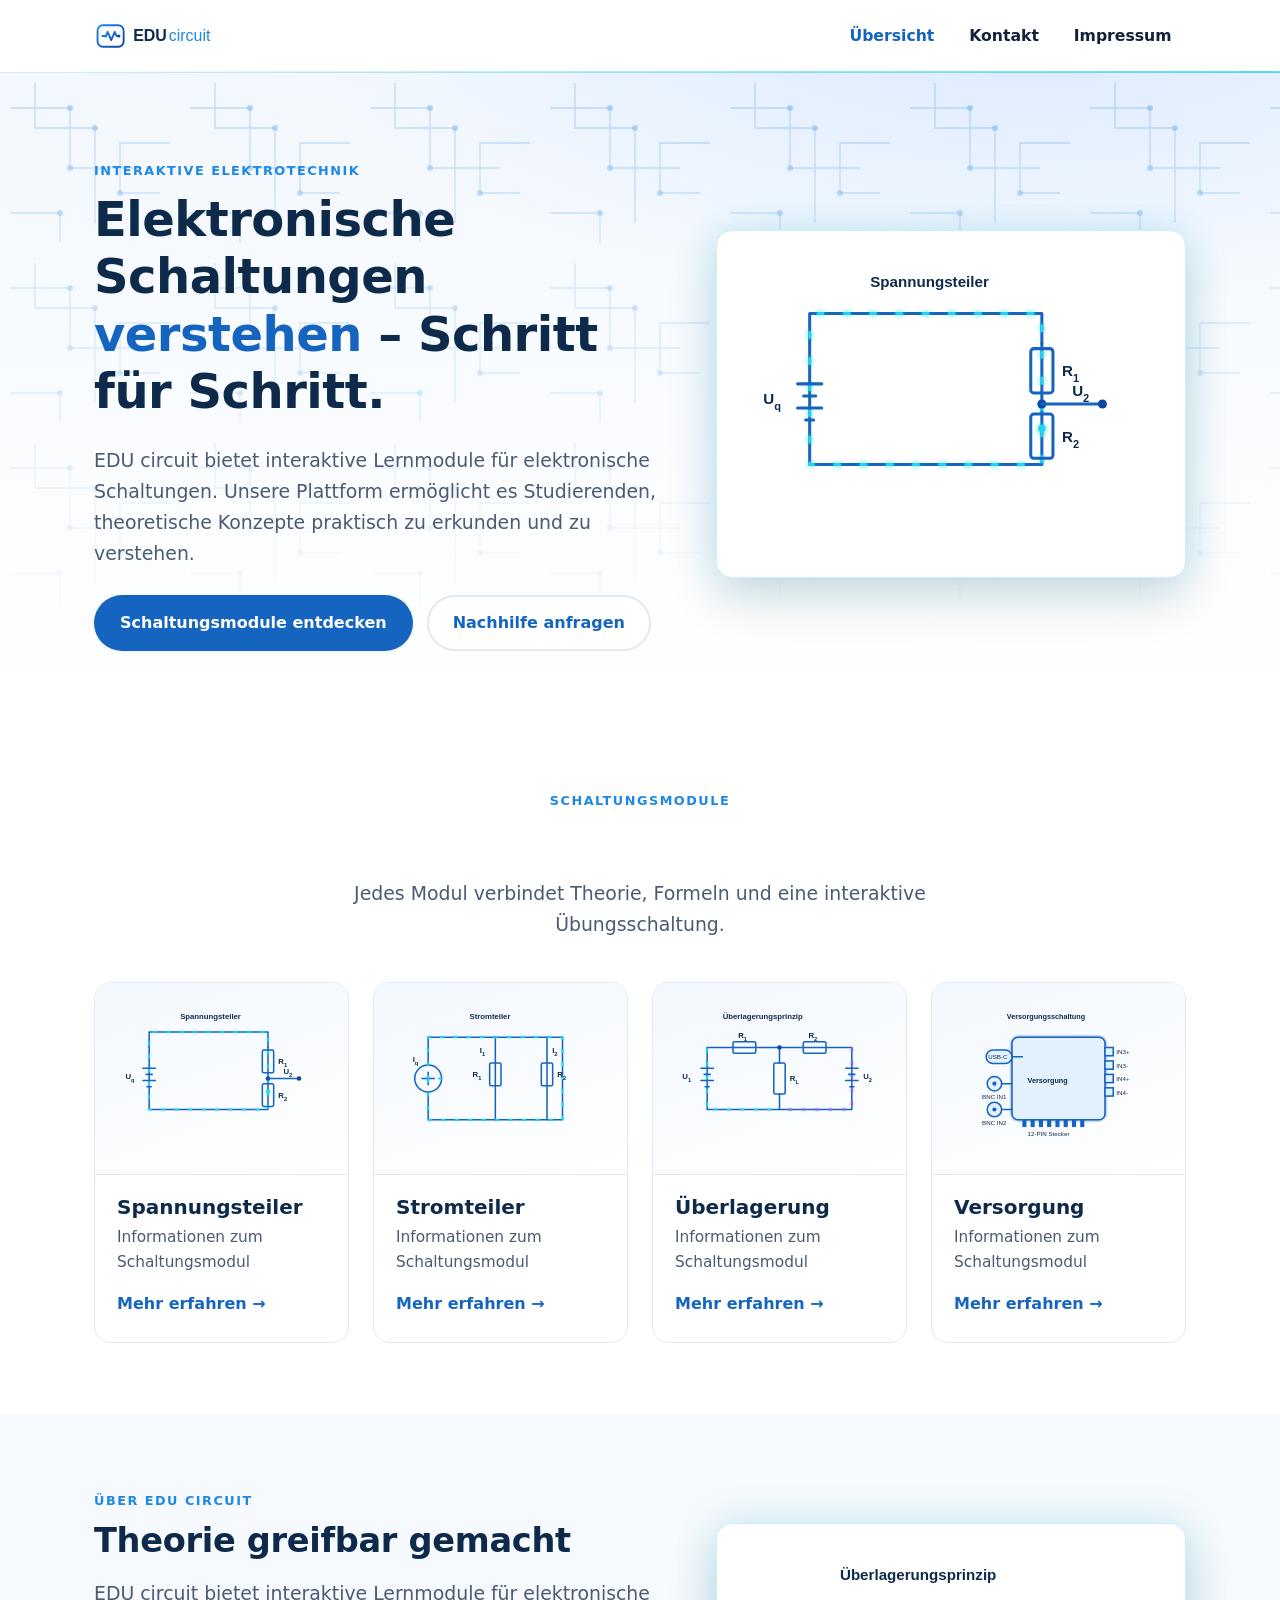
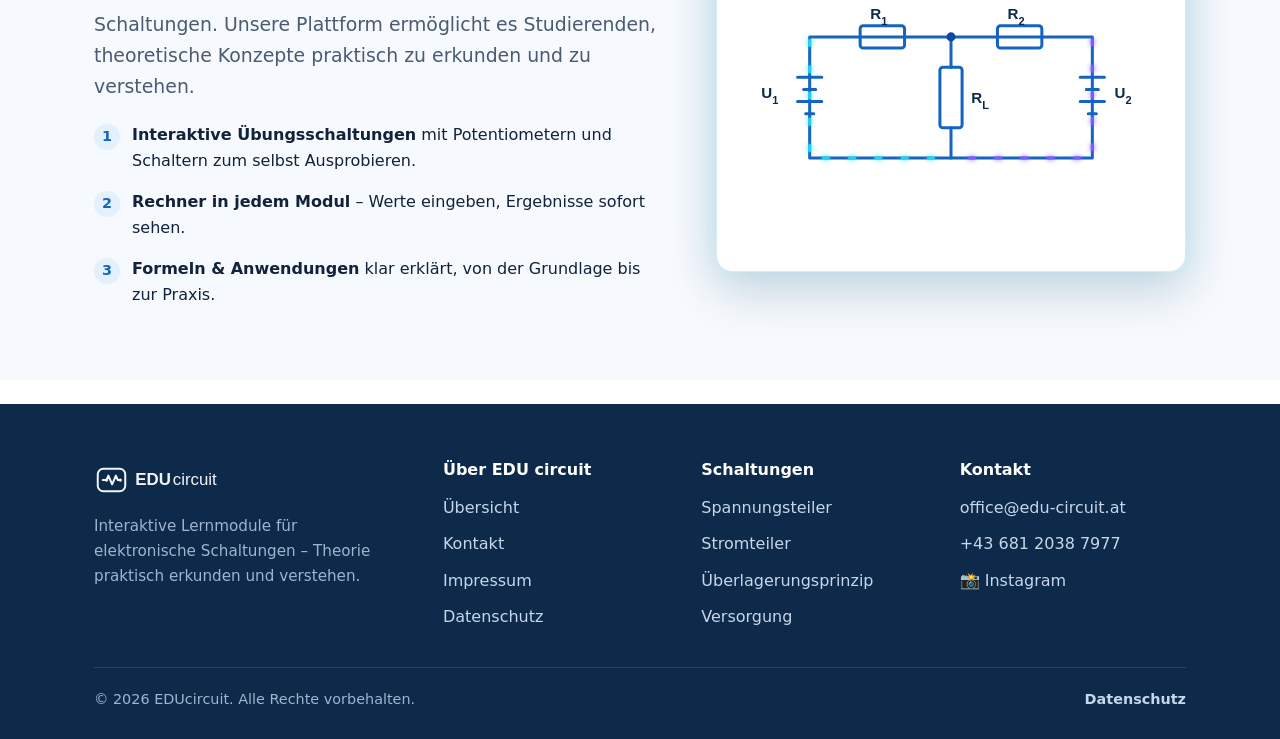
<file: index.html>
﻿<!DOCTYPE html>
<html lang="de">
<head>
  <meta charset="UTF-8">
  <meta name="viewport" content="width=device-width, initial-scale=1.0">
  <title>EDU circuit – Interaktive Lernmodule für elektronische Schaltungen</title>
  <meta name="description" content="EDU circuit bietet interaktive Lernmodule für elektronische Schaltungen. Theoretische Konzepte praktisch erkunden und verstehen – Spannungsteiler, Stromteiler, Überlagerungsprinzip und Versorgung.">
  <link rel="icon" type="image/svg+xml" href="Bilder/EDUcircuit_4c_V2.svg">
  <link rel="stylesheet" href="css/style.css">
</head>
<body>
  <header class="site-header">
    <div class="container nav">
      <a class="brand" href="index.html" aria-label="EDU circuit Startseite">
        <img src="Bilder/EDUcircuit_4c_V2.svg" alt="EDU circuit Logo">
      </a>
      <button class="nav-toggle" aria-label="Menü" aria-expanded="false"><span></span><span></span><span></span></button>
      <ul class="nav-links">
        <li><a href="index.html" class="active">Übersicht</a></li>
        <li><a href="kontakt.html">Kontakt</a></li>
        <li><a href="impressum.html">Impressum</a></li>
      </ul>
    </div>
  </header>

  <main>
    <!-- HERO -->
    <section class="hero">
      <div class="container hero-grid">
        <div>
          <span class="eyebrow">Interaktive Elektrotechnik</span>
          <h1>Elektronische Schaltungen <span>verstehen</span> – Schritt für Schritt.</h1>
          <p class="lead">EDU circuit bietet interaktive Lernmodule für elektronische Schaltungen. Unsere Plattform ermöglicht es Studierenden, theoretische Konzepte praktisch zu erkunden und zu verstehen.</p>
          <div class="hero-cta">
            <a class="btn btn--primary" href="#module">Schaltungsmodule entdecken</a>
            <a class="btn btn--ghost" href="kontakt.html">Nachhilfe anfragen</a>
          </div>
        </div>
        <div class="hero-art">
          <img src="Bilder/Neu/Spannungsteiler.svg" alt="Beispielschaltung Spannungsteiler">
        </div>
      </div>
    </section>

    <!-- MODULE -->
    <section class="section" id="module">
      <div class="container">
        <div class="center">
          <span class="eyebrow">Schaltungsmodule</span>
          <h2>Vier Module zum praktischen Lernen</h2>
          <p class="lead">Jedes Modul verbindet Theorie, Formeln und eine interaktive Übungsschaltung.</p>
        </div>

        <div class="grid grid--4" style="margin-top:42px">
          <article class="card reveal">
            <div class="card-thumb"><img src="Bilder/Neu/Spannungsteiler.svg" alt="Spannungsteiler"></div>
            <div class="card-body">
              <h3>Spannungsteiler</h3>
              <p>Informationen zum Schaltungsmodul</p>
              <a class="card-link" href="Spannungsteiler.html">Mehr erfahren</a>
            </div>
          </article>

          <article class="card reveal">
            <div class="card-thumb"><img src="Bilder/Neu/Stromteiler.svg" alt="Stromteiler"></div>
            <div class="card-body">
              <h3>Stromteiler</h3>
              <p>Informationen zum Schaltungsmodul</p>
              <a class="card-link" href="Stromteiler.html">Mehr erfahren</a>
            </div>
          </article>

          <article class="card reveal">
            <div class="card-thumb"><img src="Bilder/Neu/ueberlagerung.svg" alt="Überlagerungsprinzip"></div>
            <div class="card-body">
              <h3>Überlagerung</h3>
              <p>Informationen zum Schaltungsmodul</p>
              <a class="card-link" href="Ueberlagerungsprinzip.html">Mehr erfahren</a>
            </div>
          </article>

          <article class="card reveal">
            <div class="card-thumb"><img src="Bilder/Neu/Versorgung.svg" alt="Versorgung"></div>
            <div class="card-body">
              <h3>Versorgung</h3>
              <p>Informationen zum Schaltungsmodul</p>
              <a class="card-link" href="Versorgung.html">Mehr erfahren</a>
            </div>
          </article>
        </div>
      </div>
    </section>

    <!-- ABOUT -->
    <section class="section section--alt">
      <div class="container hero-grid">
        <div>
          <span class="eyebrow">Über EDU circuit</span>
          <h2>Theorie greifbar gemacht</h2>
          <p class="lead">EDU circuit bietet interaktive Lernmodule für elektronische Schaltungen. Unsere Plattform ermöglicht es Studierenden, theoretische Konzepte praktisch zu erkunden und zu verstehen.</p>
          <ul class="feature-list">
            <li><span class="dot">1</span><div><strong>Interaktive Übungsschaltungen</strong> mit Potentiometern und Schaltern zum selbst Ausprobieren.</div></li>
            <li><span class="dot">2</span><div><strong>Rechner in jedem Modul</strong> – Werte eingeben, Ergebnisse sofort sehen.</div></li>
            <li><span class="dot">3</span><div><strong>Formeln & Anwendungen</strong> klar erklärt, von der Grundlage bis zur Praxis.</div></li>
          </ul>
        </div>
        <div class="hero-art">
          <img src="Bilder/Neu/ueberlagerung.svg" alt="Beispielschaltung Überlagerungsprinzip">
        </div>
      </div>
    </section>
  </main>

  <!-- FOOTER -->
  <footer class="site-footer">
    <div class="container">
      <div class="footer-grid">
        <div class="footer-brand">
          <img src="Bilder/EDUcircuit_4c_V2.svg" alt="EDU circuit Logo">
          <p>Interaktive Lernmodule für elektronische Schaltungen – Theorie praktisch erkunden und verstehen.</p>
        </div>
        <div>
          <h4>Über EDU circuit</h4>
          <ul class="footer-links">
            <li><a href="index.html">Übersicht</a></li>
            <li><a href="kontakt.html">Kontakt</a></li>
            <li><a href="impressum.html">Impressum</a></li>
            <li><a href="datenschutz.html">Datenschutz</a></li>
          </ul>
        </div>
        <div>
          <h4>Schaltungen</h4>
          <ul class="footer-links">
            <li><a href="Spannungsteiler.html">Spannungsteiler</a></li>
            <li><a href="Stromteiler.html">Stromteiler</a></li>
            <li><a href="Ueberlagerungsprinzip.html">Überlagerungsprinzip</a></li>
            <li><a href="Versorgung.html">Versorgung</a></li>
          </ul>
        </div>
        <div>
          <h4>Kontakt</h4>
          <ul class="footer-links">
            <li><a href="mailto:office@edu-circuit.at">office@edu-circuit.at</a></li>
            <li><a href="tel:+4368120387977">+43 681 2038 7977</a></li>
            <li><a href="https://www.instagram.com/edu_circuit.at" target="_blank" rel="noopener">📸 Instagram</a></li>
          </ul>
        </div>
      </div>
      <div class="footer-bottom">
        <span>© <span data-year>2025</span> EDUcircuit. Alle Rechte vorbehalten.</span>
        <a href="datenschutz.html">Datenschutz</a>
      </div>
    </div>
  </footer>

  <script src="js/main.js"></script>
</body>
</html>
</file>
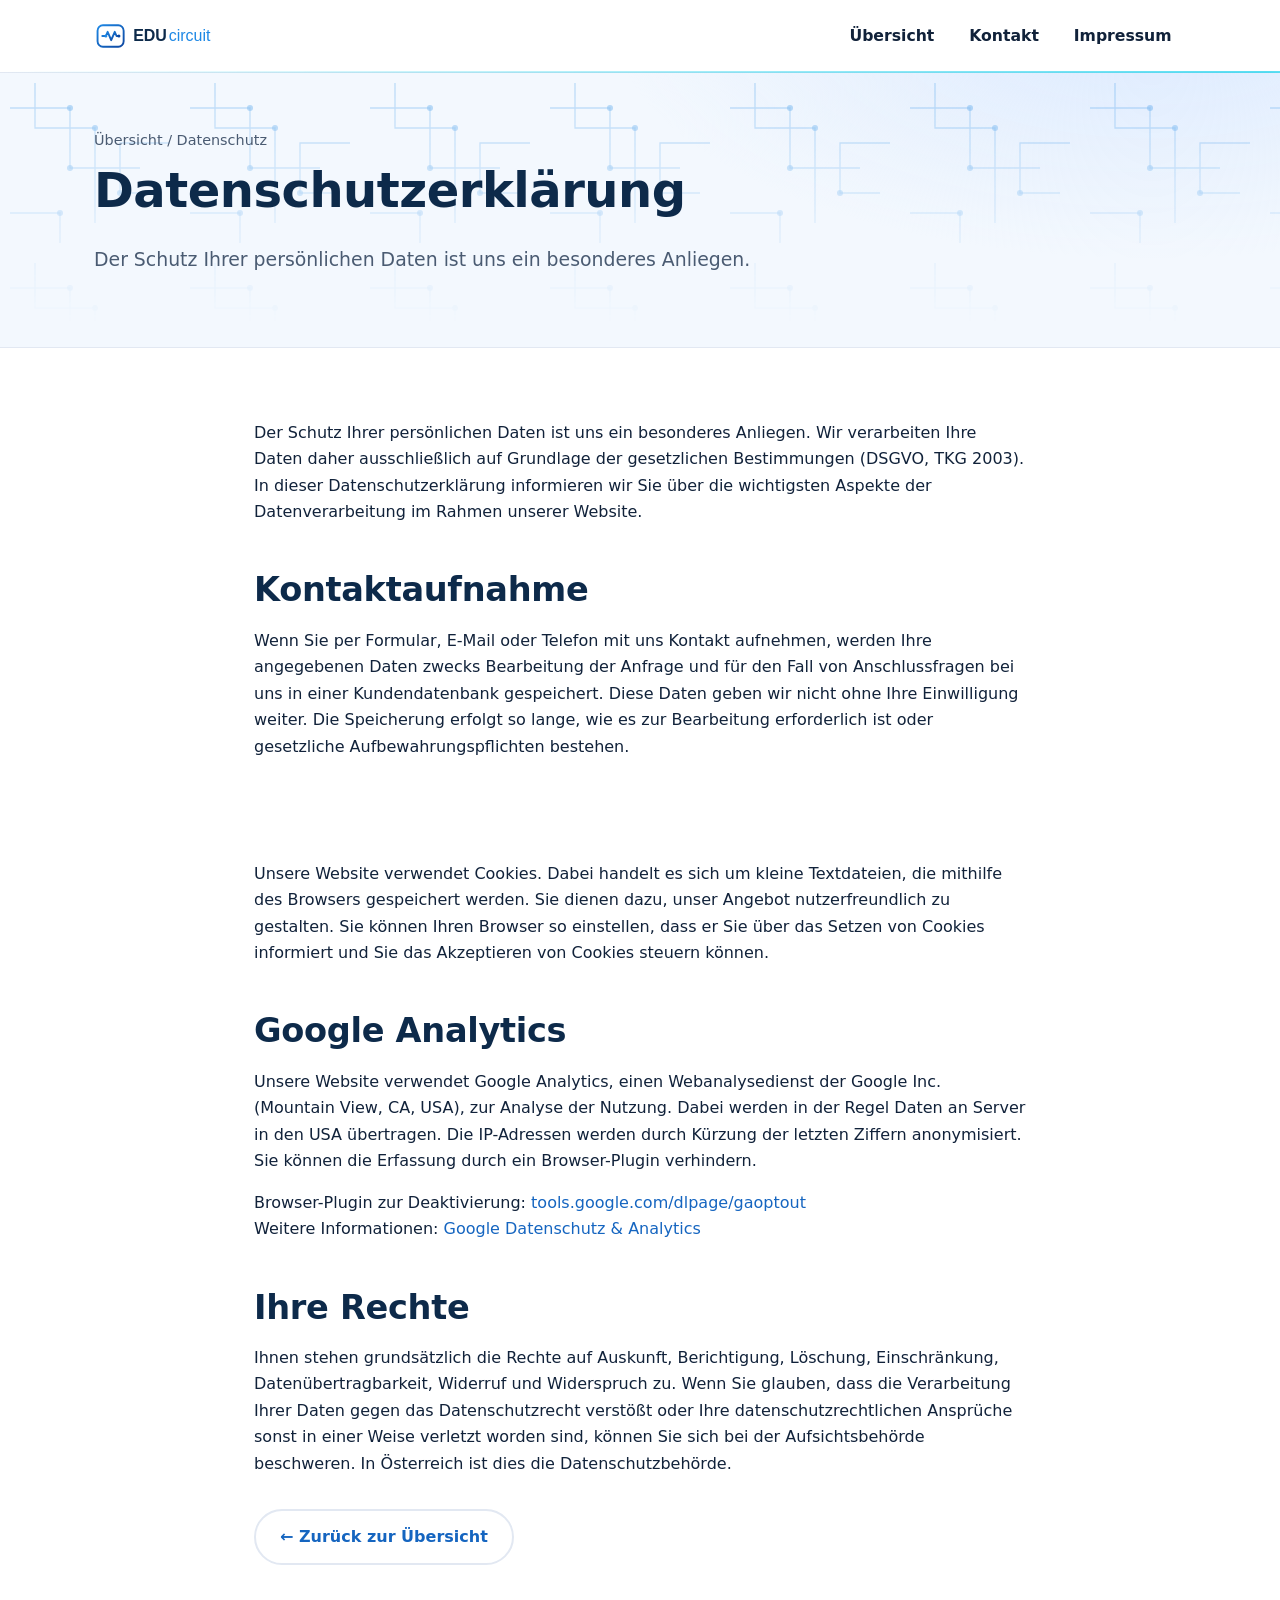
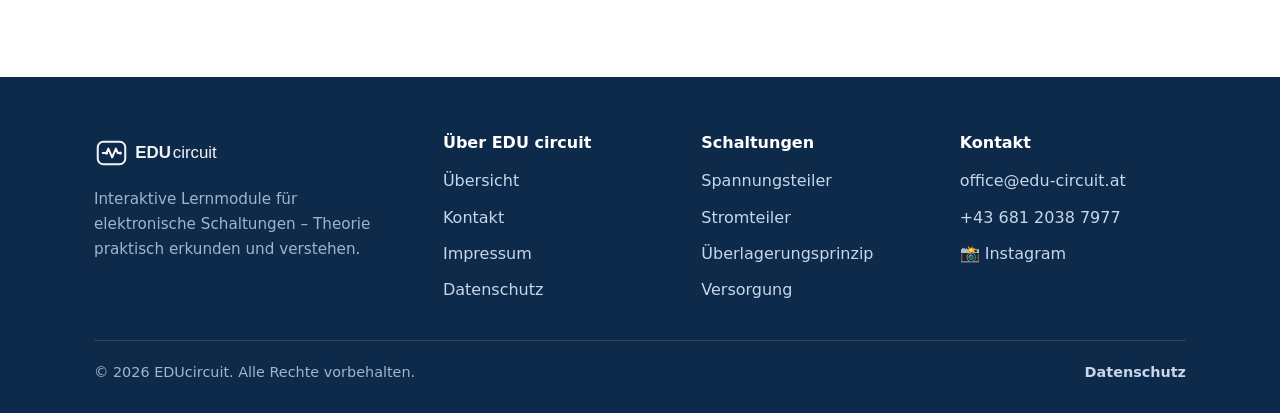
<file: datenschutz.html>
﻿<!DOCTYPE html>
<html lang="de">
<head>
  <meta charset="UTF-8">
  <meta name="viewport" content="width=device-width, initial-scale=1.0">
  <title>Datenschutzerklärung – EDU circuit</title>
  <meta name="description" content="Datenschutzerklärung von EDU circuit gemäß DSGVO und TKG 2003: Kontaktaufnahme, Cookies, Google Analytics und Ihre Rechte.">
  <link rel="icon" type="image/svg+xml" href="Bilder/EDUcircuit_4c_V2.svg">
  <link rel="stylesheet" href="css/style.css">
</head>
<body>
  <header class="site-header">
    <div class="container nav">
      <a class="brand" href="index.html" aria-label="EDU circuit Startseite">
        <img src="Bilder/EDUcircuit_4c_V2.svg" alt="EDU circuit Logo">
      </a>
      <button class="nav-toggle" aria-label="Menü" aria-expanded="false"><span></span><span></span><span></span></button>
      <ul class="nav-links">
        <li><a href="index.html">Übersicht</a></li>
        <li><a href="kontakt.html">Kontakt</a></li>
        <li><a href="impressum.html">Impressum</a></li>
      </ul>
    </div>
  </header>

  <div class="page-head">
    <div class="container">
      <div class="breadcrumb"><a href="index.html">Übersicht</a> / Datenschutz</div>
      <h1>Datenschutzerklärung</h1>
      <p class="lead">Der Schutz Ihrer persönlichen Daten ist uns ein besonderes Anliegen.</p>
    </div>
  </div>

  <main class="section">
    <div class="container article">

      <p>Der Schutz Ihrer persönlichen Daten ist uns ein besonderes Anliegen. Wir verarbeiten Ihre Daten daher ausschließlich auf Grundlage der gesetzlichen Bestimmungen (DSGVO, TKG 2003). In dieser Datenschutzerklärung informieren wir Sie über die wichtigsten Aspekte der Datenverarbeitung im Rahmen unserer Website.</p>

      <h2>Kontaktaufnahme</h2>
      <p>Wenn Sie per Formular, E-Mail oder Telefon mit uns Kontakt aufnehmen, werden Ihre angegebenen Daten zwecks Bearbeitung der Anfrage und für den Fall von Anschlussfragen bei uns in einer Kundendatenbank gespeichert. Diese Daten geben wir nicht ohne Ihre Einwilligung weiter. Die Speicherung erfolgt so lange, wie es zur Bearbeitung erforderlich ist oder gesetzliche Aufbewahrungspflichten bestehen.</p>

      <h2>Cookies</h2>
      <p>Unsere Website verwendet Cookies. Dabei handelt es sich um kleine Textdateien, die mithilfe des Browsers gespeichert werden. Sie dienen dazu, unser Angebot nutzerfreundlich zu gestalten. Sie können Ihren Browser so einstellen, dass er Sie über das Setzen von Cookies informiert und Sie das Akzeptieren von Cookies steuern können.</p>

      <h2>Google Analytics</h2>
      <p>Unsere Website verwendet Google Analytics, einen Webanalysedienst der Google Inc. (Mountain View, CA, USA), zur Analyse der Nutzung. Dabei werden in der Regel Daten an Server in den USA übertragen. Die IP-Adressen werden durch Kürzung der letzten Ziffern anonymisiert. Sie können die Erfassung durch ein Browser-Plugin verhindern.</p>
      <p>
        Browser-Plugin zur Deaktivierung: <a href="http://tools.google.com/dlpage/gaoptout?hl=de" target="_blank" rel="noopener">tools.google.com/dlpage/gaoptout</a><br>
        Weitere Informationen: <a href="https://www.google.at/intl/de_ALL/analytics/learn/privacy.html" target="_blank" rel="noopener">Google Datenschutz &amp; Analytics</a>
      </p>

      <h2>Ihre Rechte</h2>
      <p>Ihnen stehen grundsätzlich die Rechte auf Auskunft, Berichtigung, Löschung, Einschränkung, Datenübertragbarkeit, Widerruf und Widerspruch zu. Wenn Sie glauben, dass die Verarbeitung Ihrer Daten gegen das Datenschutzrecht verstößt oder Ihre datenschutzrechtlichen Ansprüche sonst in einer Weise verletzt worden sind, können Sie sich bei der Aufsichtsbehörde beschweren. In Österreich ist dies die Datenschutzbehörde.</p>

      <p style="margin-top:2rem"><a class="btn btn--ghost" href="index.html">← Zurück zur Übersicht</a></p>
    </div>
  </main>

  <footer class="site-footer">
    <div class="container">
      <div class="footer-grid">
        <div class="footer-brand">
          <img src="Bilder/EDUcircuit_4c_V2.svg" alt="EDU circuit Logo">
          <p>Interaktive Lernmodule für elektronische Schaltungen – Theorie praktisch erkunden und verstehen.</p>
        </div>
        <div>
          <h4>Über EDU circuit</h4>
          <ul class="footer-links">
            <li><a href="index.html">Übersicht</a></li>
            <li><a href="kontakt.html">Kontakt</a></li>
            <li><a href="impressum.html">Impressum</a></li>
            <li><a href="datenschutz.html">Datenschutz</a></li>
          </ul>
        </div>
        <div>
          <h4>Schaltungen</h4>
          <ul class="footer-links">
            <li><a href="Spannungsteiler.html">Spannungsteiler</a></li>
            <li><a href="Stromteiler.html">Stromteiler</a></li>
            <li><a href="Ueberlagerungsprinzip.html">Überlagerungsprinzip</a></li>
            <li><a href="Versorgung.html">Versorgung</a></li>
          </ul>
        </div>
        <div>
          <h4>Kontakt</h4>
          <ul class="footer-links">
            <li><a href="mailto:office@edu-circuit.at">office@edu-circuit.at</a></li>
            <li><a href="tel:+4368120387977">+43 681 2038 7977</a></li>
            <li><a href="https://www.instagram.com/edu_circuit.at" target="_blank" rel="noopener">📸 Instagram</a></li>
          </ul>
        </div>
      </div>
      <div class="footer-bottom">
        <span>© <span data-year>2025</span> EDUcircuit. Alle Rechte vorbehalten.</span>
        <a href="datenschutz.html">Datenschutz</a>
      </div>
    </div>
  </footer>

  <script src="js/main.js"></script>
</body>
</html>
</file>
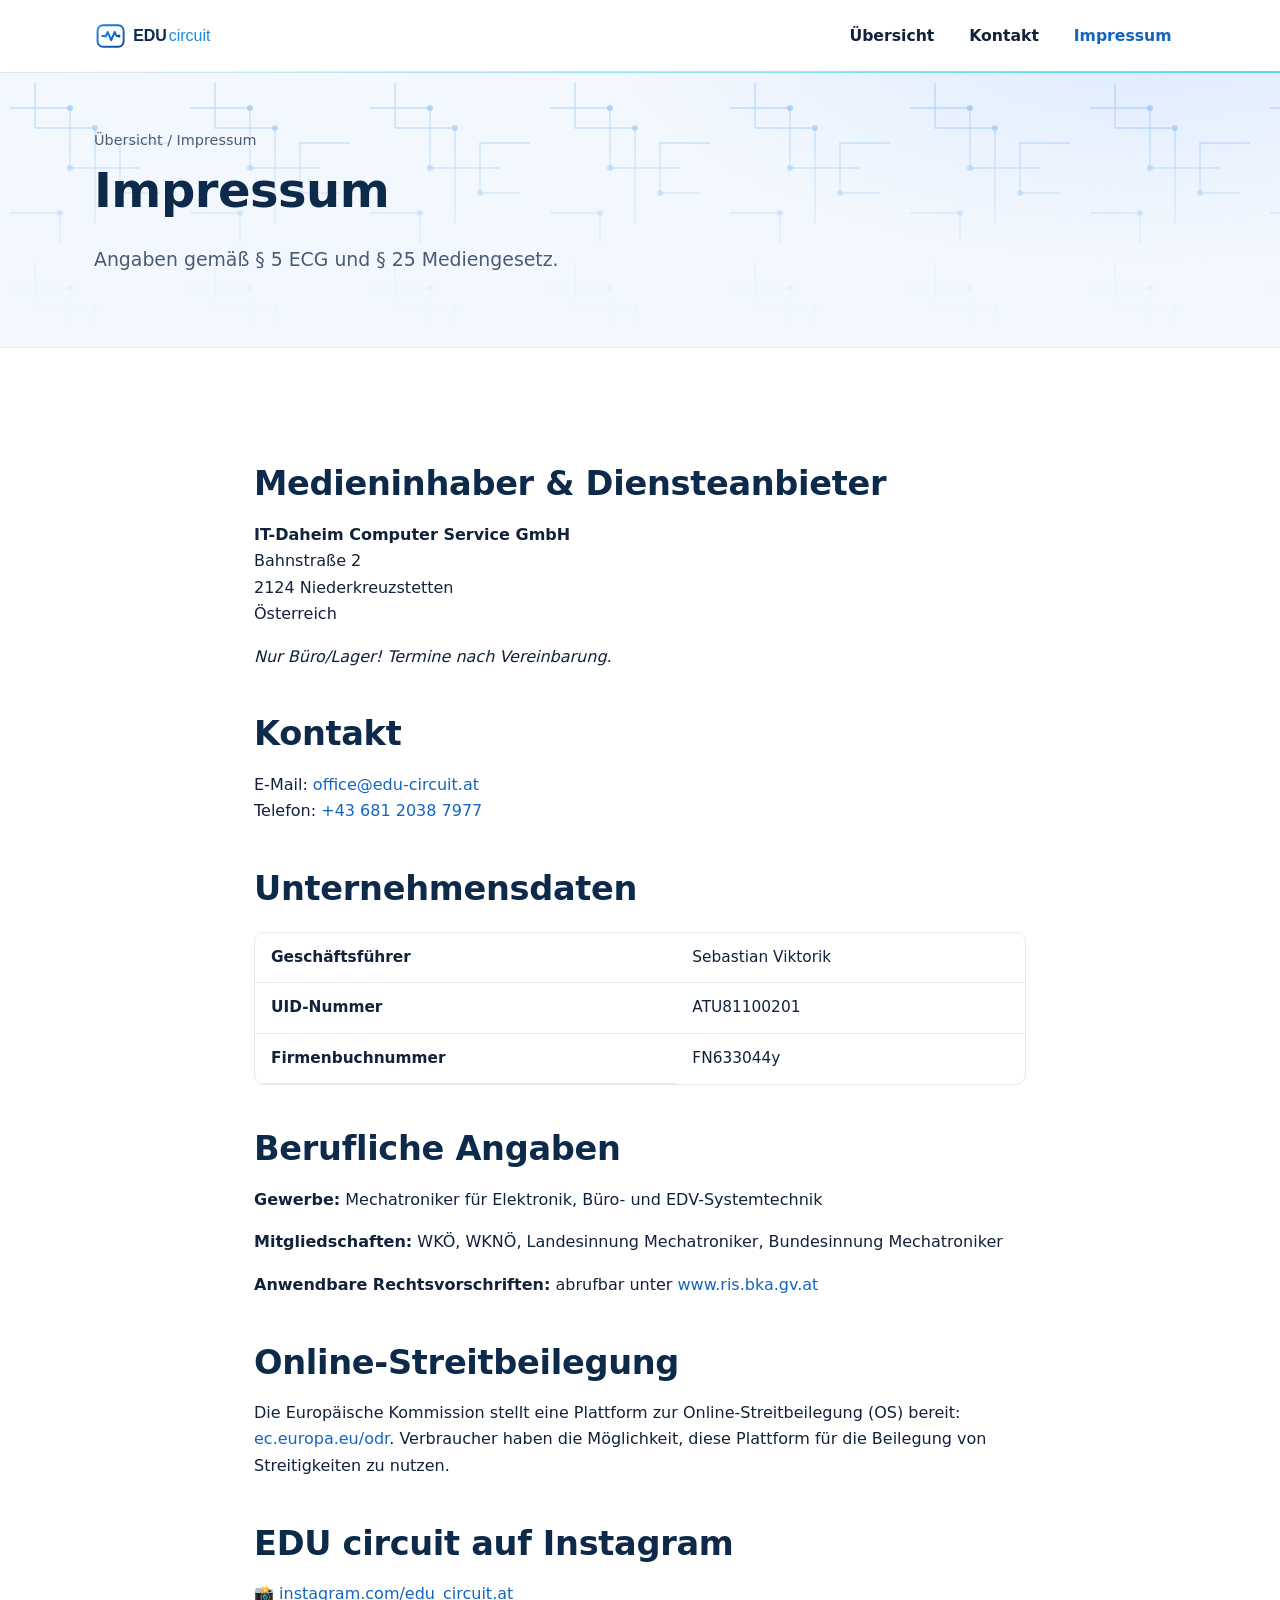
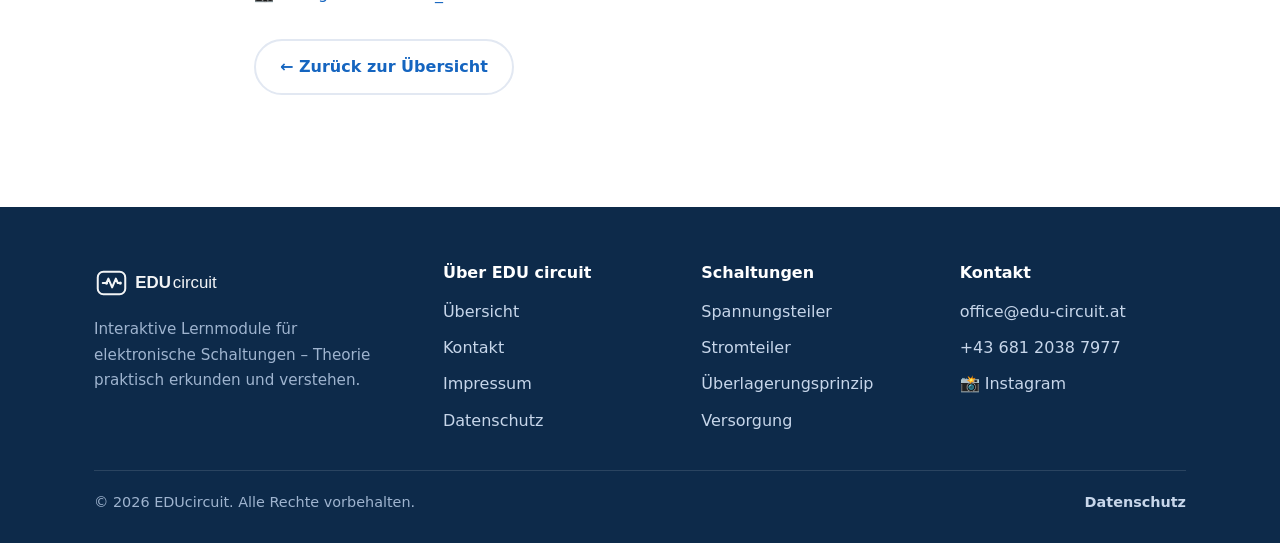
<file: impressum.html>
﻿<!DOCTYPE html>
<html lang="de">
<head>
  <meta charset="UTF-8">
  <meta name="viewport" content="width=device-width, initial-scale=1.0">
  <title>Impressum – EDU circuit</title>
  <meta name="description" content="Impressum von EDU circuit – IT-Daheim Computer Service GmbH, Niederkreuzstetten. Geschäftsführer Sebastian Viktorik.">
  <link rel="icon" type="image/svg+xml" href="Bilder/EDUcircuit_4c_V2.svg">
  <link rel="stylesheet" href="css/style.css">
</head>
<body>
  <header class="site-header">
    <div class="container nav">
      <a class="brand" href="index.html" aria-label="EDU circuit Startseite">
        <img src="Bilder/EDUcircuit_4c_V2.svg" alt="EDU circuit Logo">
      </a>
      <button class="nav-toggle" aria-label="Menü" aria-expanded="false"><span></span><span></span><span></span></button>
      <ul class="nav-links">
        <li><a href="index.html">Übersicht</a></li>
        <li><a href="kontakt.html">Kontakt</a></li>
        <li><a href="impressum.html" class="active">Impressum</a></li>
      </ul>
    </div>
  </header>

  <div class="page-head">
    <div class="container">
      <div class="breadcrumb"><a href="index.html">Übersicht</a> / Impressum</div>
      <h1>Impressum</h1>
      <p class="lead">Angaben gemäß § 5 ECG und § 25 Mediengesetz.</p>
    </div>
  </div>

  <main class="section">
    <div class="container article">

      <h2>Medieninhaber &amp; Diensteanbieter</h2>
      <p>
        <strong>IT-Daheim Computer Service GmbH</strong><br>
        Bahnstraße 2<br>
        2124 Niederkreuzstetten<br>
        Österreich
      </p>
      <p><em>Nur Büro/Lager! Termine nach Vereinbarung.</em></p>

      <h2>Kontakt</h2>
      <p>
        E-Mail: <a href="mailto:office@edu-circuit.at">office@edu-circuit.at</a><br>
        Telefon: <a href="tel:+4368120387977">+43 681 2038 7977</a>
      </p>

      <h2>Unternehmensdaten</h2>
      <div class="table-wrap">
        <table>
          <tbody>
            <tr><th>Geschäftsführer</th><td>Sebastian Viktorik</td></tr>
            <tr><th>UID-Nummer</th><td>ATU81100201</td></tr>
            <tr><th>Firmenbuchnummer</th><td>FN633044y</td></tr>
          </tbody>
        </table>
      </div>

      <h2>Berufliche Angaben</h2>
      <p><strong>Gewerbe:</strong> Mechatroniker für Elektronik, Büro- und EDV-Systemtechnik</p>
      <p><strong>Mitgliedschaften:</strong> WKÖ, WKNÖ, Landesinnung Mechatroniker, Bundesinnung Mechatroniker</p>
      <p><strong>Anwendbare Rechtsvorschriften:</strong> abrufbar unter <a href="http://www.ris.bka.gv.at/" target="_blank" rel="noopener">www.ris.bka.gv.at</a></p>

      <h2>Online-Streitbeilegung</h2>
      <p>Die Europäische Kommission stellt eine Plattform zur Online-Streitbeilegung (OS) bereit: <a href="http://ec.europa.eu/odr" target="_blank" rel="noopener">ec.europa.eu/odr</a>. Verbraucher haben die Möglichkeit, diese Plattform für die Beilegung von Streitigkeiten zu nutzen.</p>

      <h2>EDU circuit auf Instagram</h2>
      <p><a href="https://www.instagram.com/edu_circuit.at" target="_blank" rel="noopener">📸 instagram.com/edu_circuit.at</a></p>

      <p style="margin-top:2rem"><a class="btn btn--ghost" href="index.html">← Zurück zur Übersicht</a></p>
    </div>
  </main>

  <footer class="site-footer">
    <div class="container">
      <div class="footer-grid">
        <div class="footer-brand">
          <img src="Bilder/EDUcircuit_4c_V2.svg" alt="EDU circuit Logo">
          <p>Interaktive Lernmodule für elektronische Schaltungen – Theorie praktisch erkunden und verstehen.</p>
        </div>
        <div>
          <h4>Über EDU circuit</h4>
          <ul class="footer-links">
            <li><a href="index.html">Übersicht</a></li>
            <li><a href="kontakt.html">Kontakt</a></li>
            <li><a href="impressum.html">Impressum</a></li>
            <li><a href="datenschutz.html">Datenschutz</a></li>
          </ul>
        </div>
        <div>
          <h4>Schaltungen</h4>
          <ul class="footer-links">
            <li><a href="Spannungsteiler.html">Spannungsteiler</a></li>
            <li><a href="Stromteiler.html">Stromteiler</a></li>
            <li><a href="Ueberlagerungsprinzip.html">Überlagerungsprinzip</a></li>
            <li><a href="Versorgung.html">Versorgung</a></li>
          </ul>
        </div>
        <div>
          <h4>Kontakt</h4>
          <ul class="footer-links">
            <li><a href="mailto:office@edu-circuit.at">office@edu-circuit.at</a></li>
            <li><a href="tel:+4368120387977">+43 681 2038 7977</a></li>
            <li><a href="https://www.instagram.com/edu_circuit.at" target="_blank" rel="noopener">📸 Instagram</a></li>
          </ul>
        </div>
      </div>
      <div class="footer-bottom">
        <span>© <span data-year>2025</span> EDUcircuit. Alle Rechte vorbehalten.</span>
        <a href="datenschutz.html">Datenschutz</a>
      </div>
    </div>
  </footer>

  <script src="js/main.js"></script>
</body>
</html>
</file>
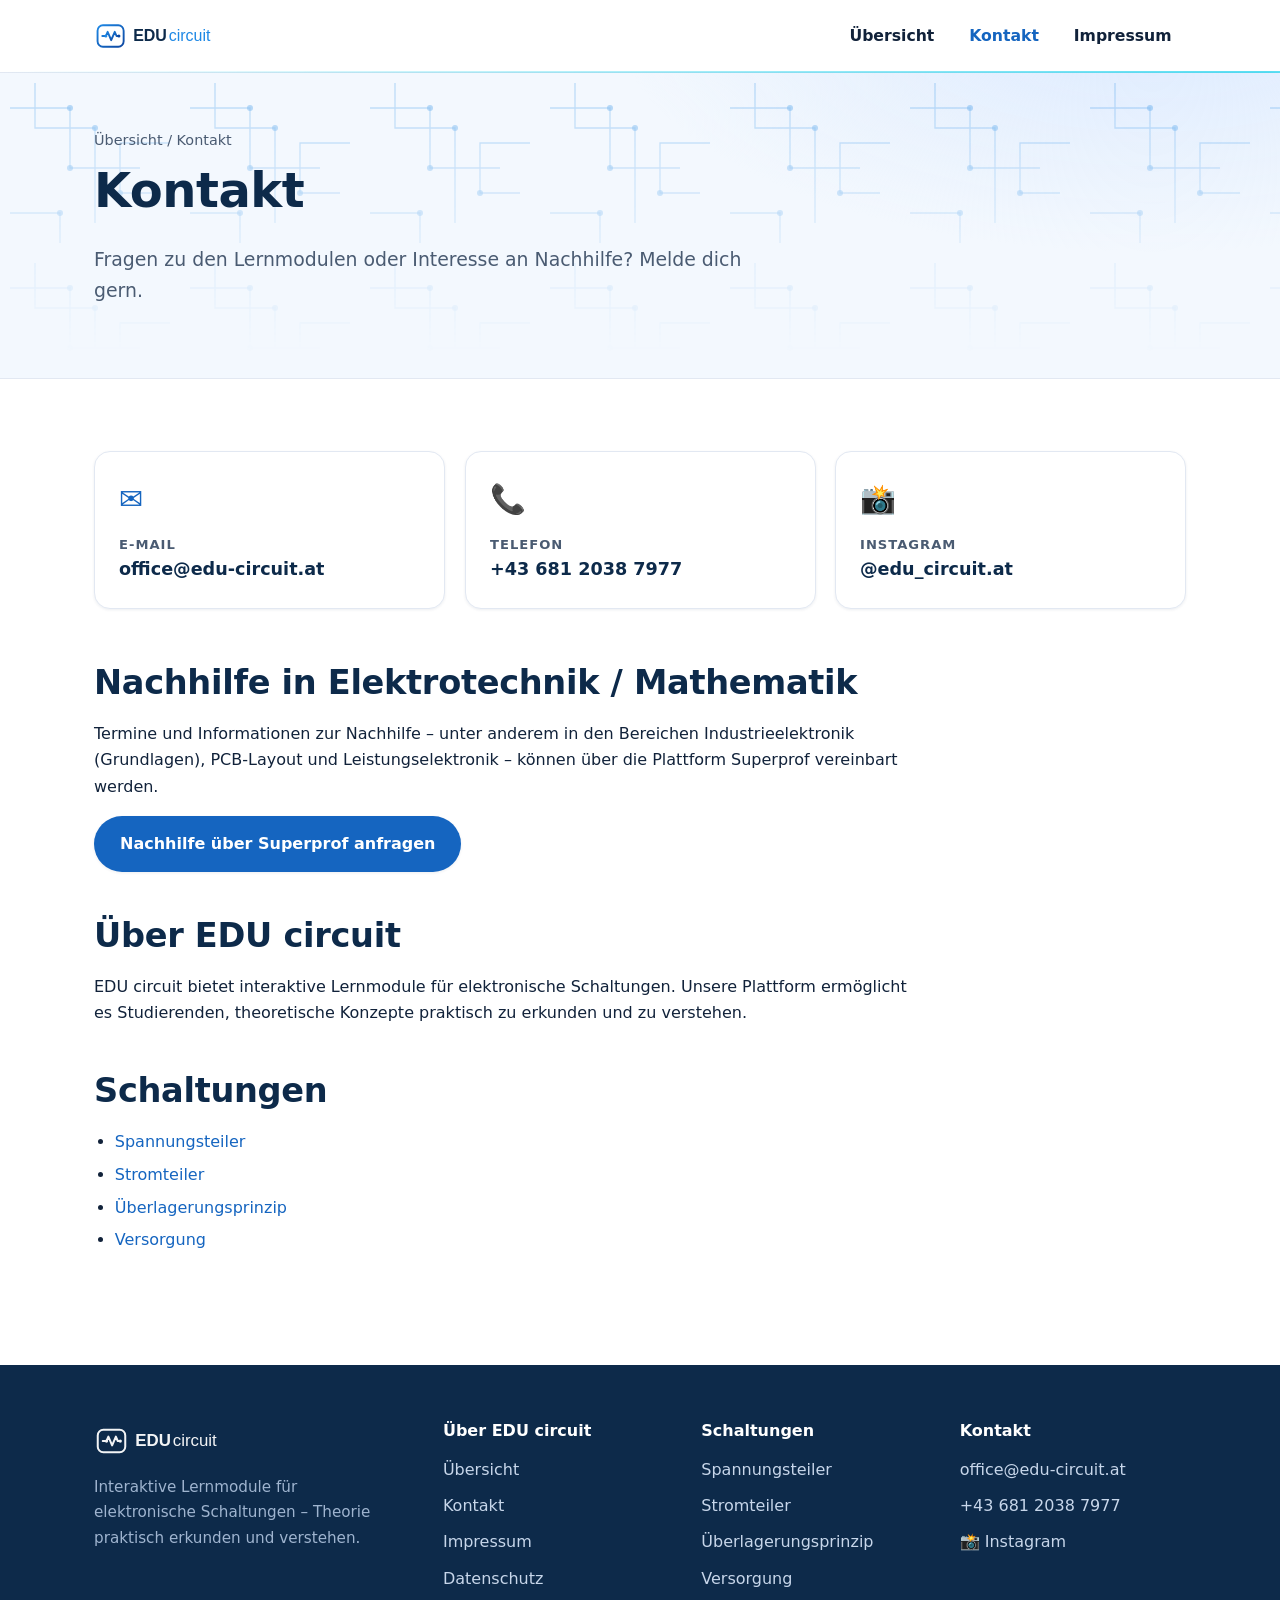
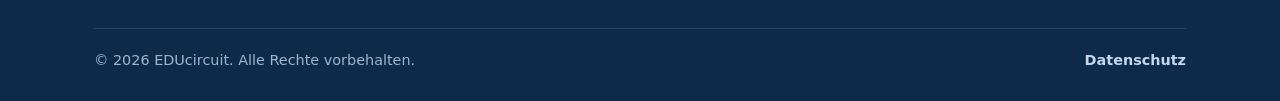
<file: kontakt.html>
﻿<!DOCTYPE html>
<html lang="de">
<head>
  <meta charset="UTF-8">
  <meta name="viewport" content="width=device-width, initial-scale=1.0">
  <title>Kontakt – EDU circuit</title>
  <meta name="description" content="Kontakt zu EDU circuit: Nachhilfe in Elektrotechnik und Mathematik über Superprof. E-Mail, Telefon und Instagram.">
  <link rel="icon" type="image/svg+xml" href="Bilder/EDUcircuit_4c_V2.svg">
  <link rel="stylesheet" href="css/style.css">
</head>
<body>
  <header class="site-header">
    <div class="container nav">
      <a class="brand" href="index.html" aria-label="EDU circuit Startseite">
        <img src="Bilder/EDUcircuit_4c_V2.svg" alt="EDU circuit Logo">
      </a>
      <button class="nav-toggle" aria-label="Menü" aria-expanded="false"><span></span><span></span><span></span></button>
      <ul class="nav-links">
        <li><a href="index.html">Übersicht</a></li>
        <li><a href="kontakt.html" class="active">Kontakt</a></li>
        <li><a href="impressum.html">Impressum</a></li>
      </ul>
    </div>
  </header>

  <div class="page-head">
    <div class="container">
      <div class="breadcrumb"><a href="index.html">Übersicht</a> / Kontakt</div>
      <h1>Kontakt</h1>
      <p class="lead">Fragen zu den Lernmodulen oder Interesse an Nachhilfe? Melde dich gern.</p>
    </div>
  </div>

  <main class="section">
    <div class="container">

      <div class="contact-grid" style="margin-bottom:48px">
        <a class="contact-card" href="mailto:office@edu-circuit.at">
          <div class="ico">✉️</div>
          <div class="k">E-Mail</div>
          <div class="v">office@edu-circuit.at</div>
        </a>
        <a class="contact-card" href="tel:+4368120387977">
          <div class="ico">📞</div>
          <div class="k">Telefon</div>
          <div class="v">+43 681 2038 7977</div>
        </a>
        <a class="contact-card" href="https://www.instagram.com/edu_circuit.at" target="_blank" rel="noopener">
          <div class="ico">📸</div>
          <div class="k">Instagram</div>
          <div class="v">@edu_circuit.at</div>
        </a>
      </div>

      <div class="article">
        <h2>Nachhilfe in Elektrotechnik / Mathematik</h2>
        <p>Termine und Informationen zur Nachhilfe – unter anderem in den Bereichen Industrieelektronik (Grundlagen), PCB-Layout und Leistungselektronik – können über die Plattform Superprof vereinbart werden.</p>
        <p>
          <a class="btn btn--primary" href="https://www.superprof.at/benotigst-hilfe-den-folgenden-bereichen-industrieelektronik-grundlagen-pcb-layout-leistungselektronik-pic.html" target="_blank" rel="noopener">Nachhilfe über Superprof anfragen</a>
        </p>

        <h2>Über EDU circuit</h2>
        <p>EDU circuit bietet interaktive Lernmodule für elektronische Schaltungen. Unsere Plattform ermöglicht es Studierenden, theoretische Konzepte praktisch zu erkunden und zu verstehen.</p>

        <h2>Schaltungen</h2>
        <ul>
          <li><a href="Spannungsteiler.html">Spannungsteiler</a></li>
          <li><a href="Stromteiler.html">Stromteiler</a></li>
          <li><a href="Ueberlagerungsprinzip.html">Überlagerungsprinzip</a></li>
          <li><a href="Versorgung.html">Versorgung</a></li>
        </ul>
      </div>
    </div>
  </main>

  <footer class="site-footer">
    <div class="container">
      <div class="footer-grid">
        <div class="footer-brand">
          <img src="Bilder/EDUcircuit_4c_V2.svg" alt="EDU circuit Logo">
          <p>Interaktive Lernmodule für elektronische Schaltungen – Theorie praktisch erkunden und verstehen.</p>
        </div>
        <div>
          <h4>Über EDU circuit</h4>
          <ul class="footer-links">
            <li><a href="index.html">Übersicht</a></li>
            <li><a href="kontakt.html">Kontakt</a></li>
            <li><a href="impressum.html">Impressum</a></li>
            <li><a href="datenschutz.html">Datenschutz</a></li>
          </ul>
        </div>
        <div>
          <h4>Schaltungen</h4>
          <ul class="footer-links">
            <li><a href="Spannungsteiler.html">Spannungsteiler</a></li>
            <li><a href="Stromteiler.html">Stromteiler</a></li>
            <li><a href="Ueberlagerungsprinzip.html">Überlagerungsprinzip</a></li>
            <li><a href="Versorgung.html">Versorgung</a></li>
          </ul>
        </div>
        <div>
          <h4>Kontakt</h4>
          <ul class="footer-links">
            <li><a href="mailto:office@edu-circuit.at">office@edu-circuit.at</a></li>
            <li><a href="tel:+4368120387977">+43 681 2038 7977</a></li>
            <li><a href="https://www.instagram.com/edu_circuit.at" target="_blank" rel="noopener">📸 Instagram</a></li>
          </ul>
        </div>
      </div>
      <div class="footer-bottom">
        <span>© <span data-year>2025</span> EDUcircuit. Alle Rechte vorbehalten.</span>
        <a href="datenschutz.html">Datenschutz</a>
      </div>
    </div>
  </footer>

  <script src="js/main.js"></script>
</body>
</html>
</file>
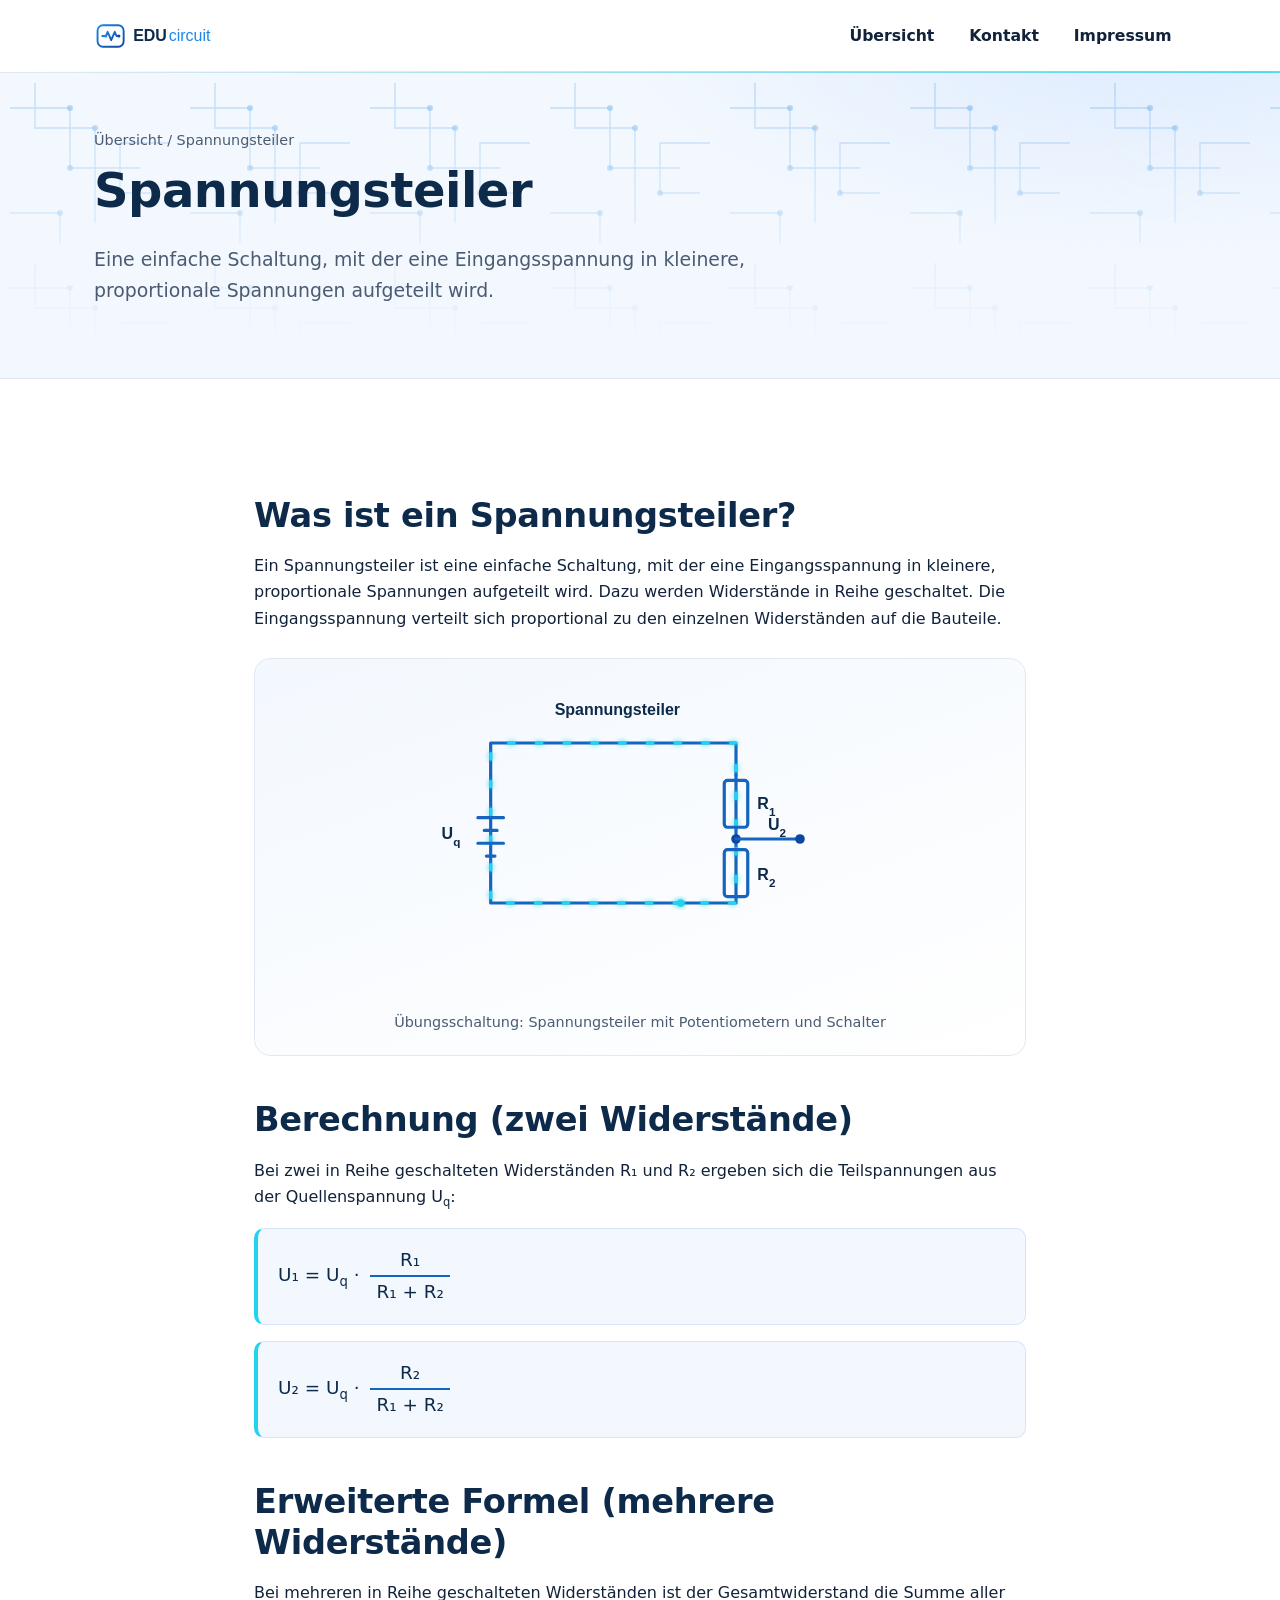
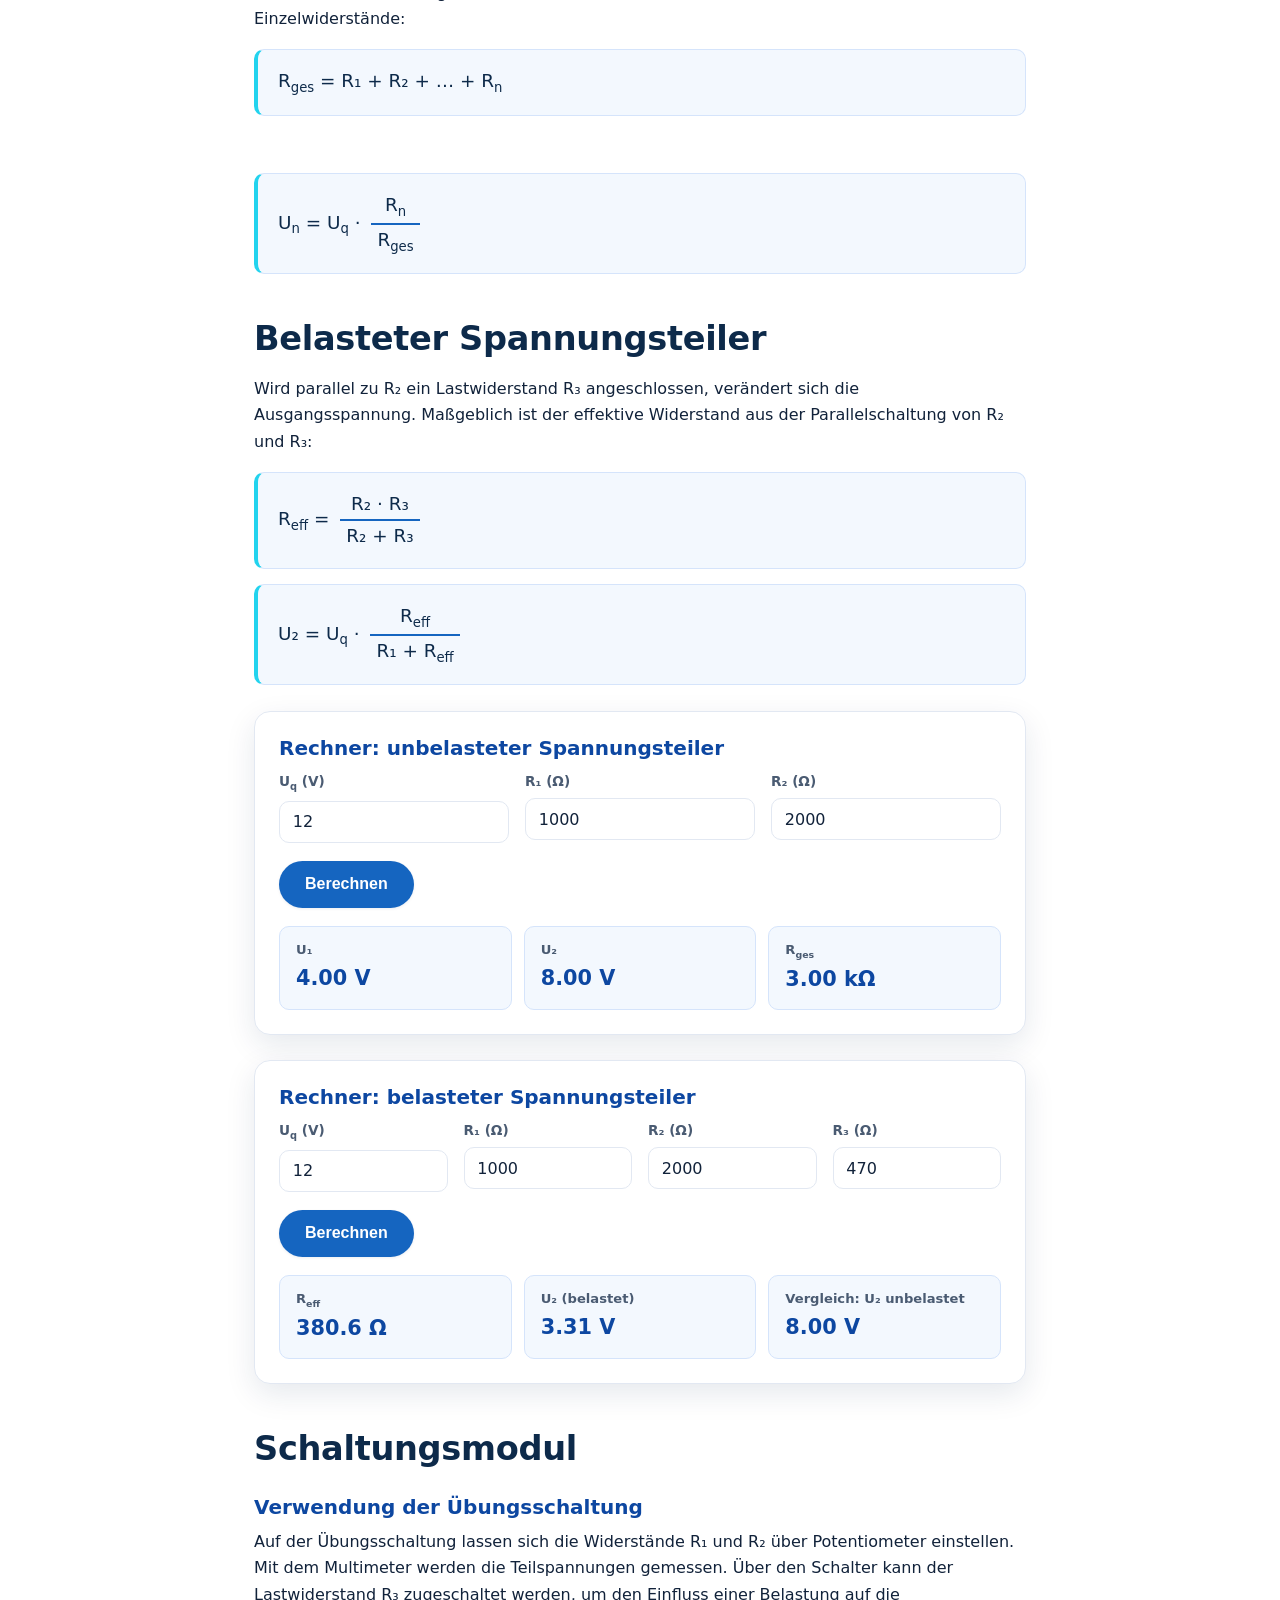
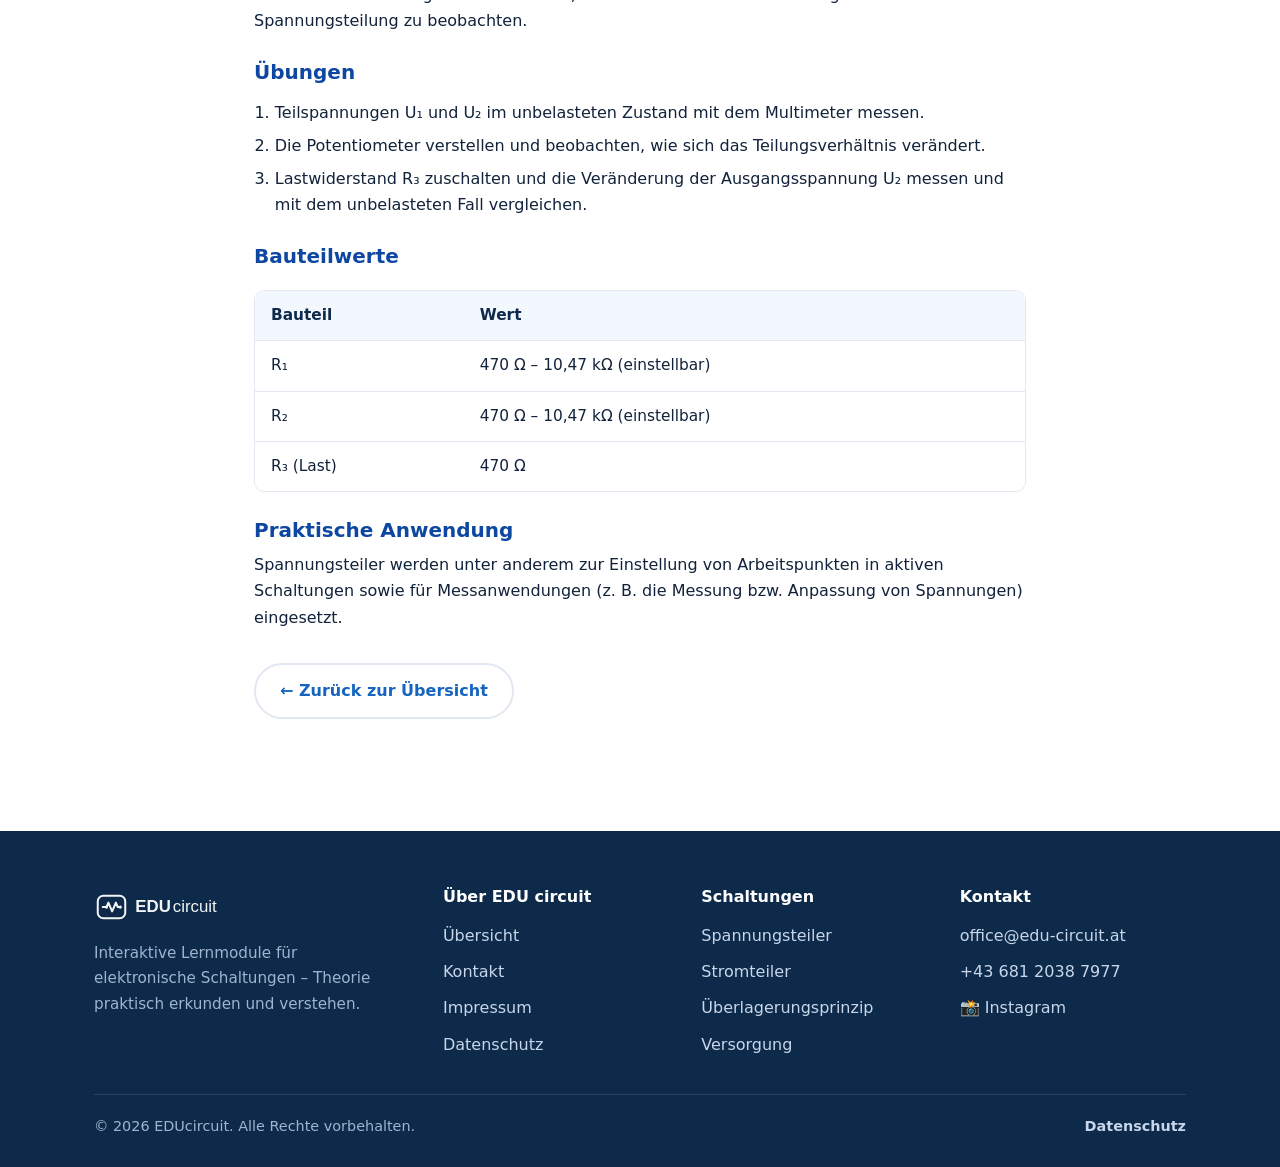
<file: Spannungsteiler.html>
﻿<!DOCTYPE html>
<html lang="de">
<head>
  <meta charset="UTF-8">
  <meta name="viewport" content="width=device-width, initial-scale=1.0">
  <title>Spannungsteiler – EDU circuit</title>
  <meta name="description" content="Spannungsteiler: Definition, Berechnung mit zwei und mehreren Widerständen, belasteter Spannungsteiler, interaktive Rechner, Übungsschaltung und praktische Anwendung.">
  <link rel="icon" type="image/svg+xml" href="Bilder/EDUcircuit_4c_V2.svg">
  <link rel="stylesheet" href="css/style.css">
</head>
<body>
  <header class="site-header">
    <div class="container nav">
      <a class="brand" href="index.html" aria-label="EDU circuit Startseite">
        <img src="Bilder/EDUcircuit_4c_V2.svg" alt="EDU circuit Logo">
      </a>
      <button class="nav-toggle" aria-label="Menü" aria-expanded="false"><span></span><span></span><span></span></button>
      <ul class="nav-links">
        <li><a href="index.html">Übersicht</a></li>
        <li><a href="kontakt.html">Kontakt</a></li>
        <li><a href="impressum.html">Impressum</a></li>
      </ul>
    </div>
  </header>

  <div class="page-head">
    <div class="container">
      <div class="breadcrumb"><a href="index.html">Übersicht</a> / Spannungsteiler</div>
      <h1>Spannungsteiler</h1>
      <p class="lead">Eine einfache Schaltung, mit der eine Eingangsspannung in kleinere, proportionale Spannungen aufgeteilt wird.</p>
    </div>
  </div>

  <main class="section">
    <div class="container article">

      <h2>Was ist ein Spannungsteiler?</h2>
      <p>Ein Spannungsteiler ist eine einfache Schaltung, mit der eine Eingangsspannung in kleinere, proportionale Spannungen aufgeteilt wird. Dazu werden Widerstände in Reihe geschaltet. Die Eingangsspannung verteilt sich proportional zu den einzelnen Widerständen auf die Bauteile.</p>

      <figure class="figure">
        <img src="Bilder/Neu/Spannungsteiler.svg" alt="Übungsschaltung: Spannungsteiler mit Potentiometern und Schalter">
        <figcaption>Übungsschaltung: Spannungsteiler mit Potentiometern und Schalter</figcaption>
      </figure>

      <h2>Berechnung (zwei Widerstände)</h2>
      <p>Bei zwei in Reihe geschalteten Widerständen R₁ und R₂ ergeben sich die Teilspannungen aus der Quellenspannung U<sub>q</sub>:</p>
      <div class="formula">U₁ = U<sub>q</sub> · <span class="frac"><span class="num">R₁</span><span class="den">R₁ + R₂</span></span></div>
      <div class="formula">U₂ = U<sub>q</sub> · <span class="frac"><span class="num">R₂</span><span class="den">R₁ + R₂</span></span></div>

      <h2>Erweiterte Formel (mehrere Widerstände)</h2>
      <p>Bei mehreren in Reihe geschalteten Widerständen ist der Gesamtwiderstand die Summe aller Einzelwiderstände:</p>
      <div class="formula">R<sub>ges</sub> = R₁ + R₂ + … + R<sub>n</sub></div>
      <p>Die Spannung am n-ten Widerstand beträgt:</p>
      <div class="formula">U<sub>n</sub> = U<sub>q</sub> · <span class="frac"><span class="num">R<sub>n</sub></span><span class="den">R<sub>ges</sub></span></span></div>

      <h2>Belasteter Spannungsteiler</h2>
      <p>Wird parallel zu R₂ ein Lastwiderstand R₃ angeschlossen, verändert sich die Ausgangsspannung. Maßgeblich ist der effektive Widerstand aus der Parallelschaltung von R₂ und R₃:</p>
      <div class="formula">R<sub>eff</sub> = <span class="frac"><span class="num">R₂ · R₃</span><span class="den">R₂ + R₃</span></span></div>
      <div class="formula">U₂ = U<sub>q</sub> · <span class="frac"><span class="num">R<sub>eff</sub></span><span class="den">R₁ + R<sub>eff</sub></span></span></div>

      <!-- RECHNER: unbelastet -->
      <div class="calc">
        <h3>Rechner: unbelasteter Spannungsteiler</h3>
        <div class="calc-grid">
          <div class="field"><label for="sp_uq">U<sub>q</sub> (V)</label><input id="sp_uq" type="number" value="12" step="any"></div>
          <div class="field"><label for="sp_r1">R₁ (Ω)</label><input id="sp_r1" type="number" value="1000" step="any"></div>
          <div class="field"><label for="sp_r2">R₂ (Ω)</label><input id="sp_r2" type="number" value="2000" step="any"></div>
        </div>
        <button class="btn btn--primary" id="calcSpU" type="button">Berechnen</button>
        <div class="results">
          <div class="result"><div class="k">U₁</div><div class="v" id="sp_u1">–</div></div>
          <div class="result"><div class="k">U₂</div><div class="v" id="sp_u2">–</div></div>
          <div class="result"><div class="k">R<sub>ges</sub></div><div class="v" id="sp_rges">–</div></div>
        </div>
      </div>

      <!-- RECHNER: belastet -->
      <div class="calc">
        <h3>Rechner: belasteter Spannungsteiler</h3>
        <div class="calc-grid">
          <div class="field"><label for="spl_uq">U<sub>q</sub> (V)</label><input id="spl_uq" type="number" value="12" step="any"></div>
          <div class="field"><label for="spl_r1">R₁ (Ω)</label><input id="spl_r1" type="number" value="1000" step="any"></div>
          <div class="field"><label for="spl_r2">R₂ (Ω)</label><input id="spl_r2" type="number" value="2000" step="any"></div>
          <div class="field"><label for="spl_r3">R₃ (Ω)</label><input id="spl_r3" type="number" value="470" step="any"></div>
        </div>
        <button class="btn btn--primary" id="calcSpL" type="button">Berechnen</button>
        <div class="results">
          <div class="result"><div class="k">R<sub>eff</sub></div><div class="v" id="spl_reff">–</div></div>
          <div class="result"><div class="k">U₂ (belastet)</div><div class="v" id="spl_u2">–</div></div>
          <div class="result"><div class="k">Vergleich: U₂ unbelastet</div><div class="v" id="spl_u2unb">–</div></div>
        </div>
      </div>

      <h2>Schaltungsmodul</h2>
      <h3>Verwendung der Übungsschaltung</h3>
      <p>Auf der Übungsschaltung lassen sich die Widerstände R₁ und R₂ über Potentiometer einstellen. Mit dem Multimeter werden die Teilspannungen gemessen. Über den Schalter kann der Lastwiderstand R₃ zugeschaltet werden, um den Einfluss einer Belastung auf die Spannungsteilung zu beobachten.</p>

      <h3>Übungen</h3>
      <ol>
        <li>Teilspannungen U₁ und U₂ im unbelasteten Zustand mit dem Multimeter messen.</li>
        <li>Die Potentiometer verstellen und beobachten, wie sich das Teilungsverhältnis verändert.</li>
        <li>Lastwiderstand R₃ zuschalten und die Veränderung der Ausgangsspannung U₂ messen und mit dem unbelasteten Fall vergleichen.</li>
      </ol>

      <h3>Bauteilwerte</h3>
      <div class="table-wrap">
        <table>
          <thead><tr><th>Bauteil</th><th>Wert</th></tr></thead>
          <tbody>
            <tr><td>R₁</td><td>470 Ω – 10,47 kΩ (einstellbar)</td></tr>
            <tr><td>R₂</td><td>470 Ω – 10,47 kΩ (einstellbar)</td></tr>
            <tr><td>R₃ (Last)</td><td>470 Ω</td></tr>
          </tbody>
        </table>
      </div>

      <h3>Praktische Anwendung</h3>
      <p>Spannungsteiler werden unter anderem zur Einstellung von Arbeitspunkten in aktiven Schaltungen sowie für Messanwendungen (z. B. die Messung bzw. Anpassung von Spannungen) eingesetzt.</p>

      <p style="margin-top:2rem"><a class="btn btn--ghost" href="index.html">← Zurück zur Übersicht</a></p>
    </div>
  </main>

  <footer class="site-footer">
    <div class="container">
      <div class="footer-grid">
        <div class="footer-brand">
          <img src="Bilder/EDUcircuit_4c_V2.svg" alt="EDU circuit Logo">
          <p>Interaktive Lernmodule für elektronische Schaltungen – Theorie praktisch erkunden und verstehen.</p>
        </div>
        <div>
          <h4>Über EDU circuit</h4>
          <ul class="footer-links">
            <li><a href="index.html">Übersicht</a></li>
            <li><a href="kontakt.html">Kontakt</a></li>
            <li><a href="impressum.html">Impressum</a></li>
            <li><a href="datenschutz.html">Datenschutz</a></li>
          </ul>
        </div>
        <div>
          <h4>Schaltungen</h4>
          <ul class="footer-links">
            <li><a href="Spannungsteiler.html">Spannungsteiler</a></li>
            <li><a href="Stromteiler.html">Stromteiler</a></li>
            <li><a href="Ueberlagerungsprinzip.html">Überlagerungsprinzip</a></li>
            <li><a href="Versorgung.html">Versorgung</a></li>
          </ul>
        </div>
        <div>
          <h4>Kontakt</h4>
          <ul class="footer-links">
            <li><a href="mailto:office@edu-circuit.at">office@edu-circuit.at</a></li>
            <li><a href="tel:+4368120387977">+43 681 2038 7977</a></li>
            <li><a href="https://www.instagram.com/edu_circuit.at" target="_blank" rel="noopener">📸 Instagram</a></li>
          </ul>
        </div>
      </div>
      <div class="footer-bottom">
        <span>© <span data-year>2025</span> EDUcircuit. Alle Rechte vorbehalten.</span>
        <a href="datenschutz.html">Datenschutz</a>
      </div>
    </div>
  </footer>

  <script src="js/main.js"></script>
</body>
</html>
</file>
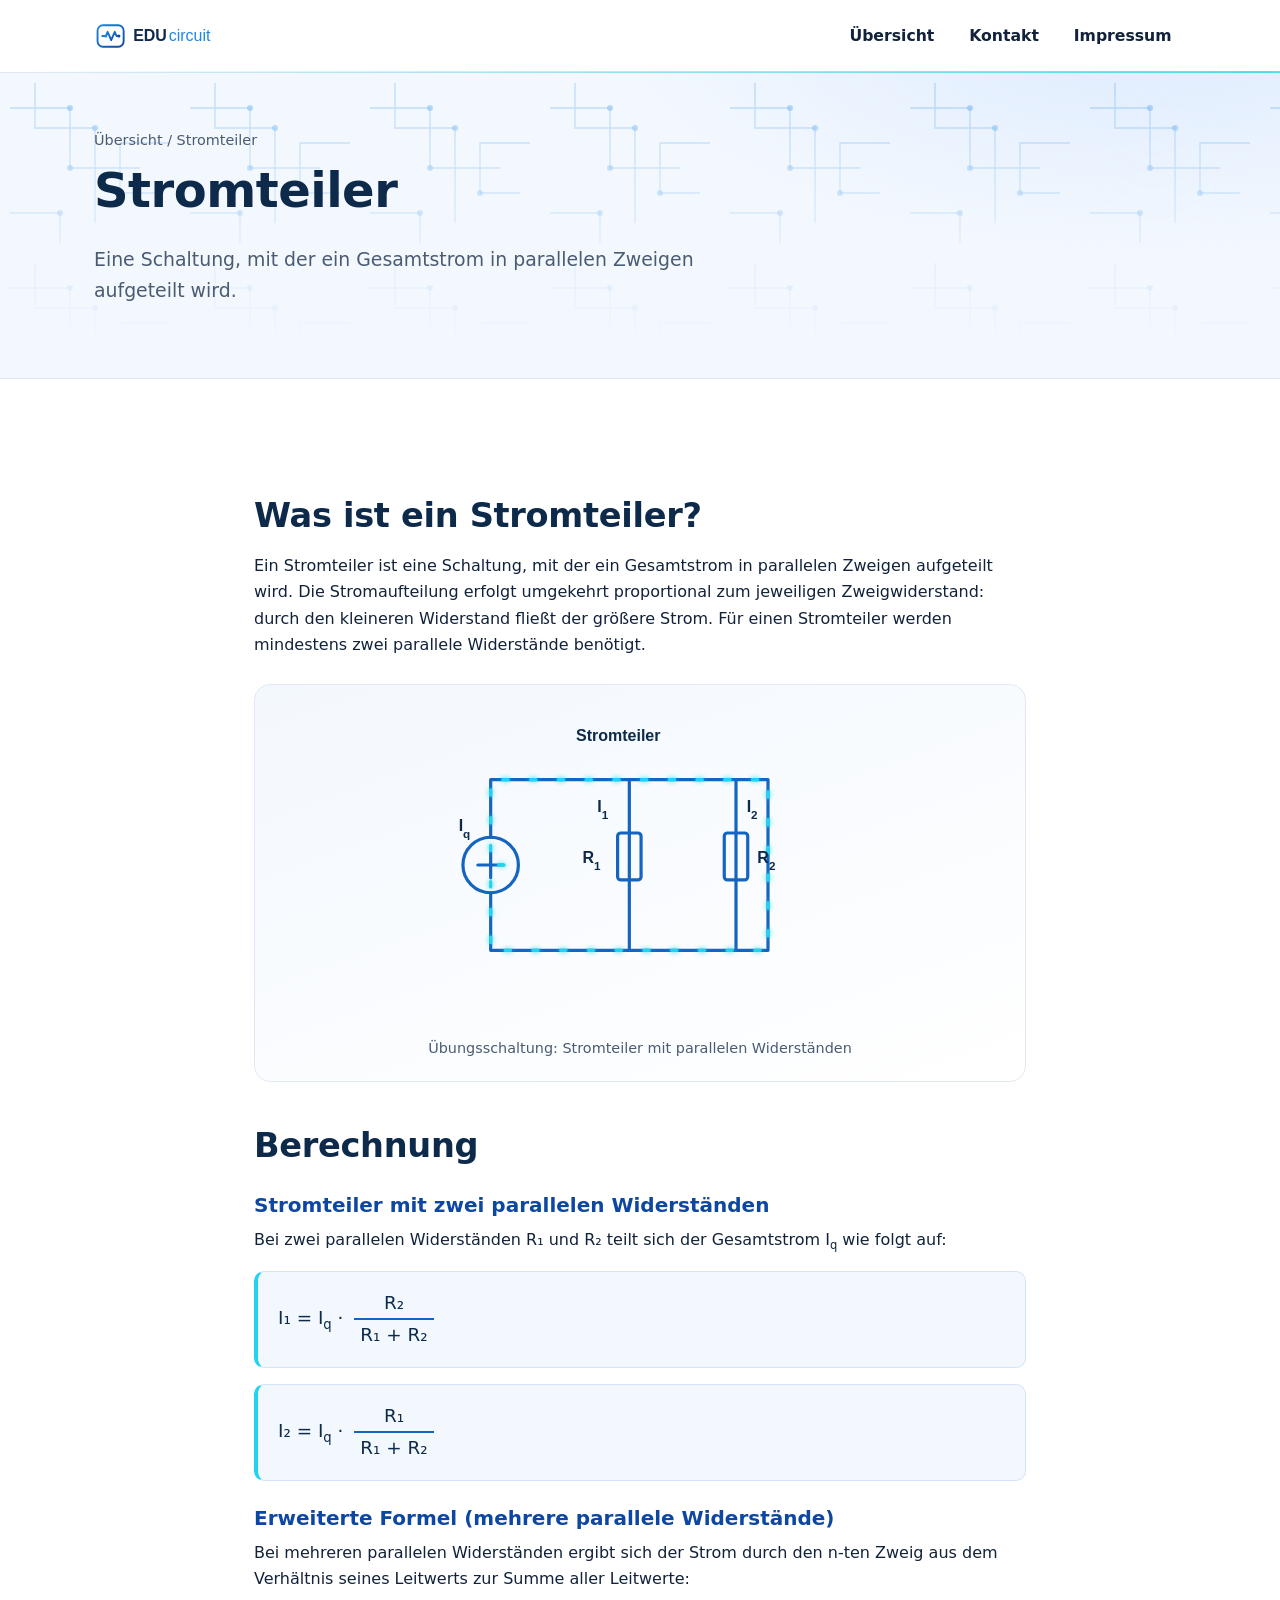
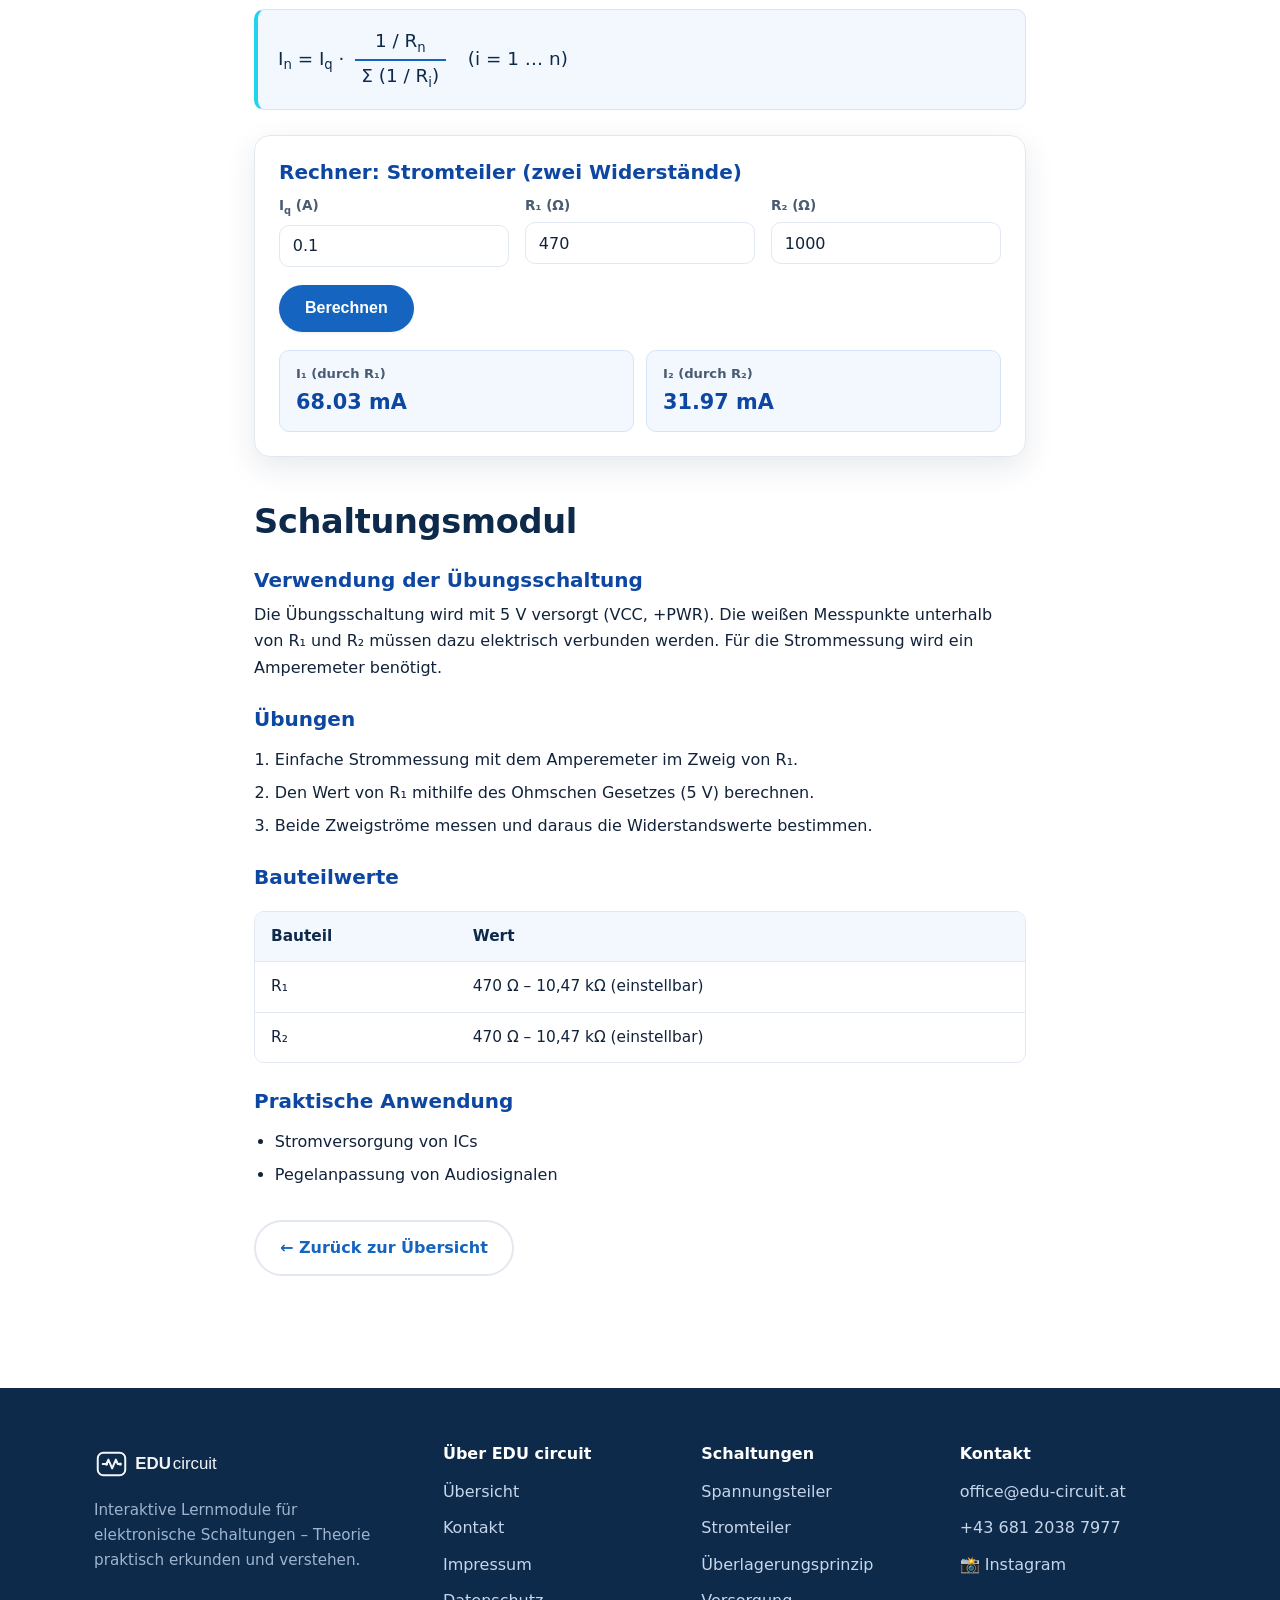
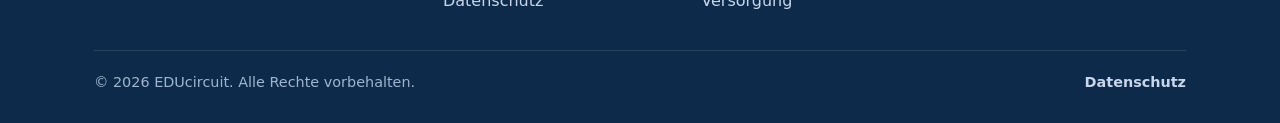
<file: Stromteiler.html>
﻿<!DOCTYPE html>
<html lang="de">
<head>
  <meta charset="UTF-8">
  <meta name="viewport" content="width=device-width, initial-scale=1.0">
  <title>Stromteiler – EDU circuit</title>
  <meta name="description" content="Stromteiler: Definition, Berechnung mit zwei und mehreren parallelen Widerständen, interaktiver Rechner, Übungsschaltung, Bauteilwerte und praktische Anwendung.">
  <link rel="icon" type="image/svg+xml" href="Bilder/EDUcircuit_4c_V2.svg">
  <link rel="stylesheet" href="css/style.css">
</head>
<body>
  <header class="site-header">
    <div class="container nav">
      <a class="brand" href="index.html" aria-label="EDU circuit Startseite">
        <img src="Bilder/EDUcircuit_4c_V2.svg" alt="EDU circuit Logo">
      </a>
      <button class="nav-toggle" aria-label="Menü" aria-expanded="false"><span></span><span></span><span></span></button>
      <ul class="nav-links">
        <li><a href="index.html">Übersicht</a></li>
        <li><a href="kontakt.html">Kontakt</a></li>
        <li><a href="impressum.html">Impressum</a></li>
      </ul>
    </div>
  </header>

  <div class="page-head">
    <div class="container">
      <div class="breadcrumb"><a href="index.html">Übersicht</a> / Stromteiler</div>
      <h1>Stromteiler</h1>
      <p class="lead">Eine Schaltung, mit der ein Gesamtstrom in parallelen Zweigen aufgeteilt wird.</p>
    </div>
  </div>

  <main class="section">
    <div class="container article">

      <h2>Was ist ein Stromteiler?</h2>
      <p>Ein Stromteiler ist eine Schaltung, mit der ein Gesamtstrom in parallelen Zweigen aufgeteilt wird. Die Stromaufteilung erfolgt umgekehrt proportional zum jeweiligen Zweigwiderstand: durch den kleineren Widerstand fließt der größere Strom. Für einen Stromteiler werden mindestens zwei parallele Widerstände benötigt.</p>

      <figure class="figure">
        <img src="Bilder/Neu/Stromteiler.svg" alt="Übungsschaltung: Stromteiler mit parallelen Widerständen">
        <figcaption>Übungsschaltung: Stromteiler mit parallelen Widerständen</figcaption>
      </figure>

      <h2>Berechnung</h2>
      <h3>Stromteiler mit zwei parallelen Widerständen</h3>
      <p>Bei zwei parallelen Widerständen R₁ und R₂ teilt sich der Gesamtstrom I<sub>q</sub> wie folgt auf:</p>
      <div class="formula">I₁ = I<sub>q</sub> · <span class="frac"><span class="num">R₂</span><span class="den">R₁ + R₂</span></span></div>
      <div class="formula">I₂ = I<sub>q</sub> · <span class="frac"><span class="num">R₁</span><span class="den">R₁ + R₂</span></span></div>

      <h3>Erweiterte Formel (mehrere parallele Widerstände)</h3>
      <p>Bei mehreren parallelen Widerständen ergibt sich der Strom durch den n-ten Zweig aus dem Verhältnis seines Leitwerts zur Summe aller Leitwerte:</p>
      <div class="formula">I<sub>n</sub> = I<sub>q</sub> · <span class="frac"><span class="num">1 / R<sub>n</sub></span><span class="den">Σ (1 / R<sub>i</sub>)</span></span> &nbsp;&nbsp;(i = 1 … n)</div>

      <!-- RECHNER -->
      <div class="calc">
        <h3>Rechner: Stromteiler (zwei Widerstände)</h3>
        <div class="calc-grid">
          <div class="field"><label for="st_iq">I<sub>q</sub> (A)</label><input id="st_iq" type="number" value="0.1" step="any"></div>
          <div class="field"><label for="st_r1">R₁ (Ω)</label><input id="st_r1" type="number" value="470" step="any"></div>
          <div class="field"><label for="st_r2">R₂ (Ω)</label><input id="st_r2" type="number" value="1000" step="any"></div>
        </div>
        <button class="btn btn--primary" id="calcSt" type="button">Berechnen</button>
        <div class="results">
          <div class="result"><div class="k">I₁ (durch R₁)</div><div class="v" id="st_i1">–</div></div>
          <div class="result"><div class="k">I₂ (durch R₂)</div><div class="v" id="st_i2">–</div></div>
        </div>
      </div>

      <h2>Schaltungsmodul</h2>
      <h3>Verwendung der Übungsschaltung</h3>
      <p>Die Übungsschaltung wird mit 5 V versorgt (VCC, +PWR). Die weißen Messpunkte unterhalb von R₁ und R₂ müssen dazu elektrisch verbunden werden. Für die Strommessung wird ein Amperemeter benötigt.</p>

      <h3>Übungen</h3>
      <ol>
        <li>Einfache Strommessung mit dem Amperemeter im Zweig von R₁.</li>
        <li>Den Wert von R₁ mithilfe des Ohmschen Gesetzes (5 V) berechnen.</li>
        <li>Beide Zweigströme messen und daraus die Widerstandswerte bestimmen.</li>
      </ol>

      <h3>Bauteilwerte</h3>
      <div class="table-wrap">
        <table>
          <thead><tr><th>Bauteil</th><th>Wert</th></tr></thead>
          <tbody>
            <tr><td>R₁</td><td>470 Ω – 10,47 kΩ (einstellbar)</td></tr>
            <tr><td>R₂</td><td>470 Ω – 10,47 kΩ (einstellbar)</td></tr>
          </tbody>
        </table>
      </div>

      <h3>Praktische Anwendung</h3>
      <ul>
        <li>Stromversorgung von ICs</li>
        <li>Pegelanpassung von Audiosignalen</li>
      </ul>

      <p style="margin-top:2rem"><a class="btn btn--ghost" href="index.html">← Zurück zur Übersicht</a></p>
    </div>
  </main>

  <footer class="site-footer">
    <div class="container">
      <div class="footer-grid">
        <div class="footer-brand">
          <img src="Bilder/EDUcircuit_4c_V2.svg" alt="EDU circuit Logo">
          <p>Interaktive Lernmodule für elektronische Schaltungen – Theorie praktisch erkunden und verstehen.</p>
        </div>
        <div>
          <h4>Über EDU circuit</h4>
          <ul class="footer-links">
            <li><a href="index.html">Übersicht</a></li>
            <li><a href="kontakt.html">Kontakt</a></li>
            <li><a href="impressum.html">Impressum</a></li>
            <li><a href="datenschutz.html">Datenschutz</a></li>
          </ul>
        </div>
        <div>
          <h4>Schaltungen</h4>
          <ul class="footer-links">
            <li><a href="Spannungsteiler.html">Spannungsteiler</a></li>
            <li><a href="Stromteiler.html">Stromteiler</a></li>
            <li><a href="Ueberlagerungsprinzip.html">Überlagerungsprinzip</a></li>
            <li><a href="Versorgung.html">Versorgung</a></li>
          </ul>
        </div>
        <div>
          <h4>Kontakt</h4>
          <ul class="footer-links">
            <li><a href="mailto:office@edu-circuit.at">office@edu-circuit.at</a></li>
            <li><a href="tel:+4368120387977">+43 681 2038 7977</a></li>
            <li><a href="https://www.instagram.com/edu_circuit.at" target="_blank" rel="noopener">📸 Instagram</a></li>
          </ul>
        </div>
      </div>
      <div class="footer-bottom">
        <span>© <span data-year>2025</span> EDUcircuit. Alle Rechte vorbehalten.</span>
        <a href="datenschutz.html">Datenschutz</a>
      </div>
    </div>
  </footer>

  <script src="js/main.js"></script>
</body>
</html>
</file>
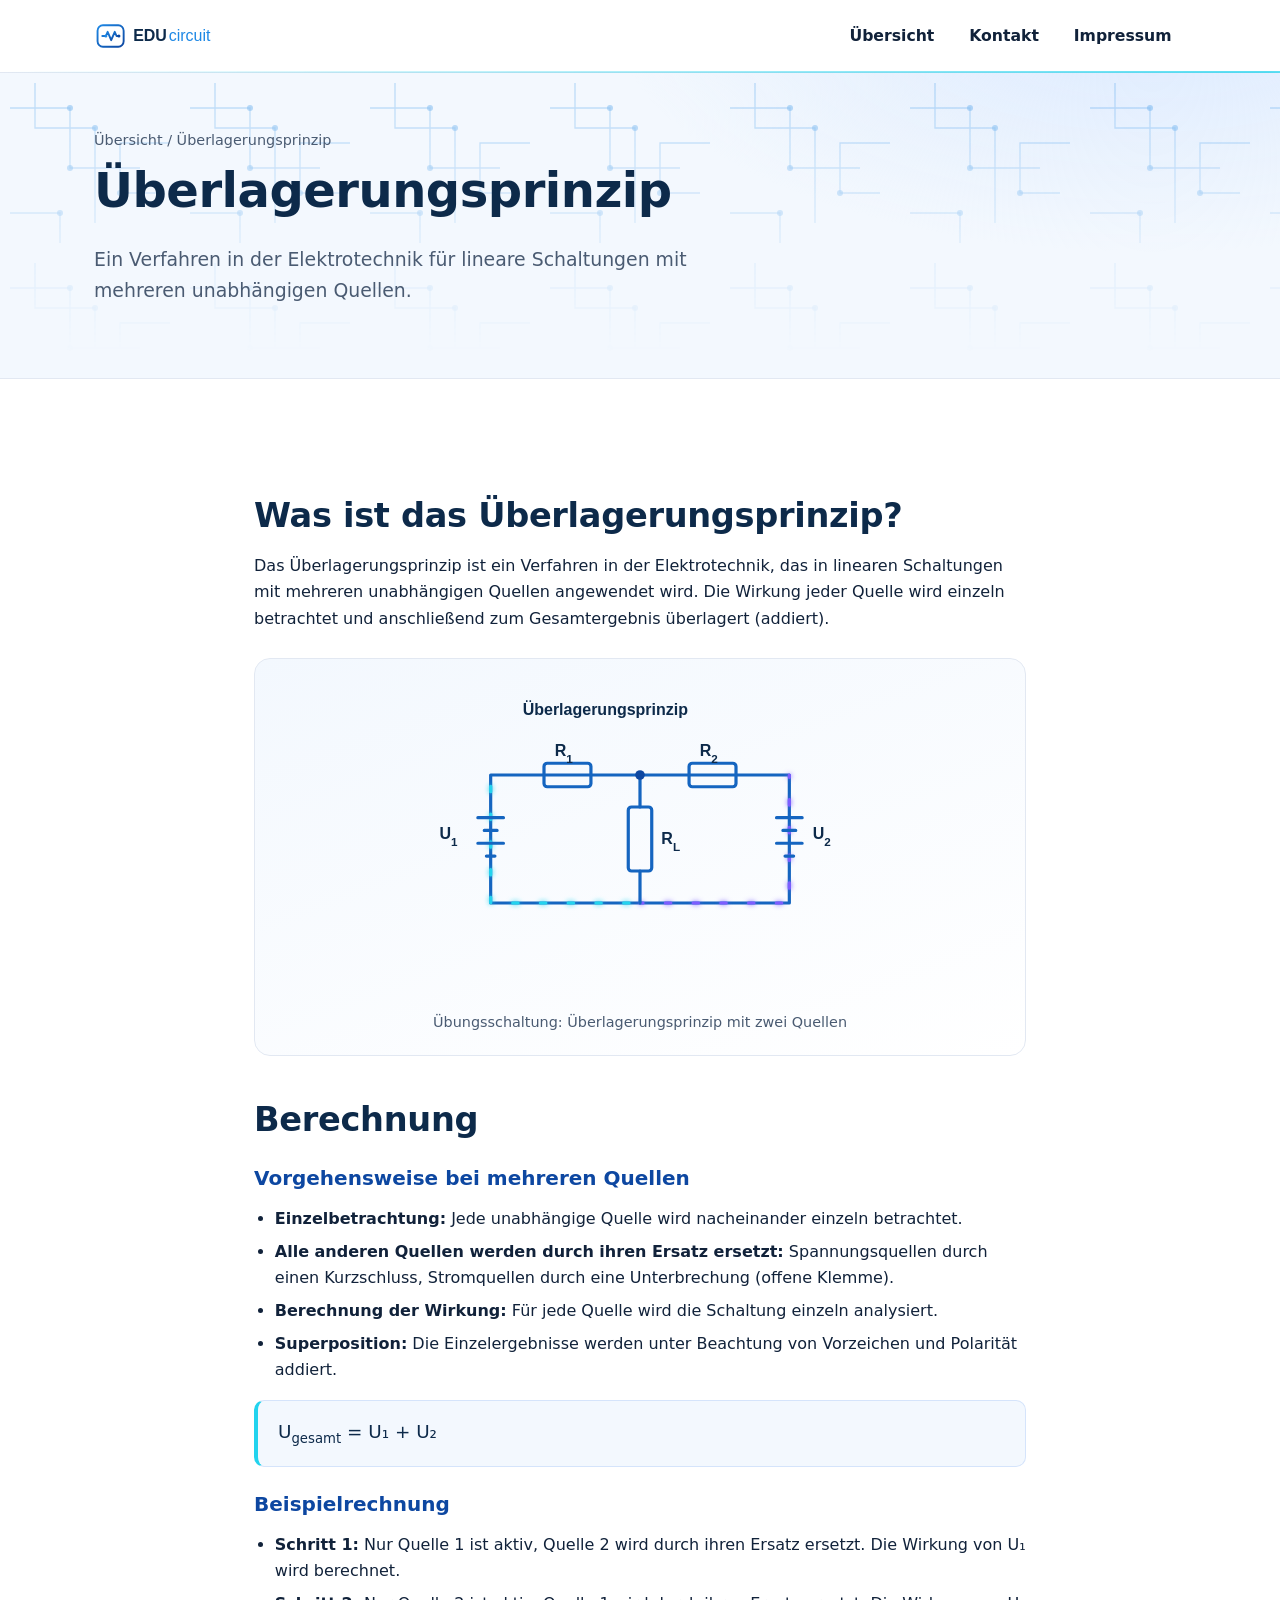
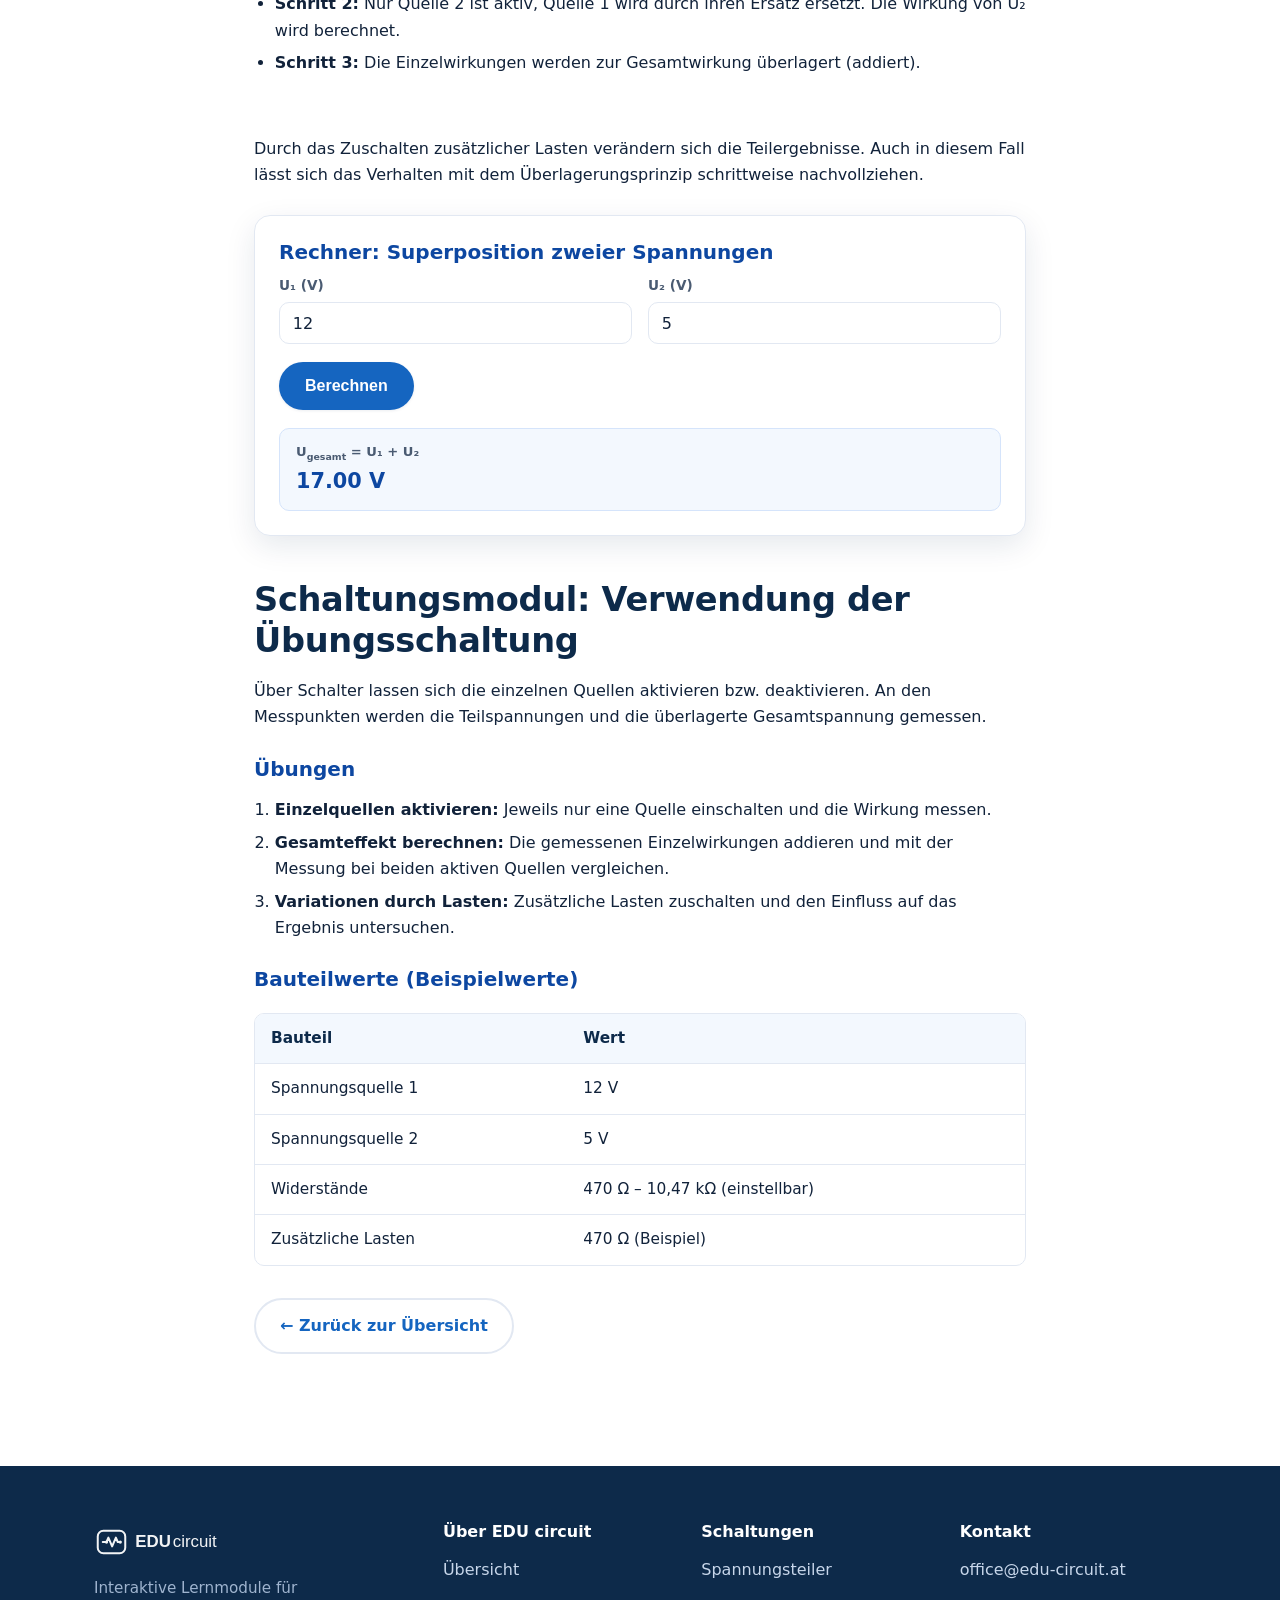
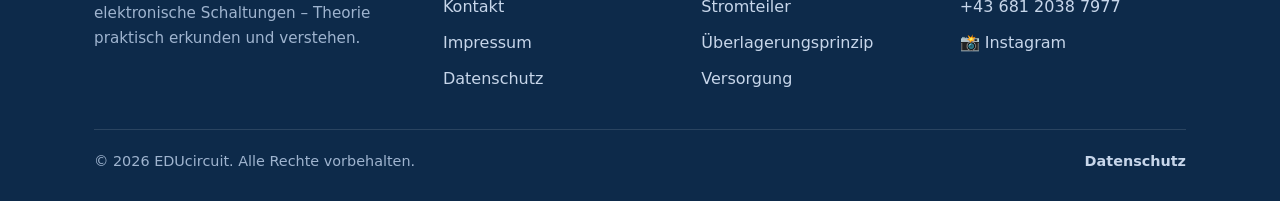
<file: Ueberlagerungsprinzip.html>
﻿<!DOCTYPE html>
<html lang="de">
<head>
  <meta charset="UTF-8">
  <meta name="viewport" content="width=device-width, initial-scale=1.0">
  <title>Überlagerungsprinzip – EDU circuit</title>
  <meta name="description" content="Überlagerungsprinzip (Superposition): Verfahren für lineare Schaltungen mit mehreren Quellen, Vorgehensweise, Beispielrechnung, interaktiver Rechner und Bauteilwerte.">
  <link rel="icon" type="image/svg+xml" href="Bilder/EDUcircuit_4c_V2.svg">
  <link rel="stylesheet" href="css/style.css">
</head>
<body>
  <header class="site-header">
    <div class="container nav">
      <a class="brand" href="index.html" aria-label="EDU circuit Startseite">
        <img src="Bilder/EDUcircuit_4c_V2.svg" alt="EDU circuit Logo">
      </a>
      <button class="nav-toggle" aria-label="Menü" aria-expanded="false"><span></span><span></span><span></span></button>
      <ul class="nav-links">
        <li><a href="index.html">Übersicht</a></li>
        <li><a href="kontakt.html">Kontakt</a></li>
        <li><a href="impressum.html">Impressum</a></li>
      </ul>
    </div>
  </header>

  <div class="page-head">
    <div class="container">
      <div class="breadcrumb"><a href="index.html">Übersicht</a> / Überlagerungsprinzip</div>
      <h1>Überlagerungsprinzip</h1>
      <p class="lead">Ein Verfahren in der Elektrotechnik für lineare Schaltungen mit mehreren unabhängigen Quellen.</p>
    </div>
  </div>

  <main class="section">
    <div class="container article">

      <h2>Was ist das Überlagerungsprinzip?</h2>
      <p>Das Überlagerungsprinzip ist ein Verfahren in der Elektrotechnik, das in linearen Schaltungen mit mehreren unabhängigen Quellen angewendet wird. Die Wirkung jeder Quelle wird einzeln betrachtet und anschließend zum Gesamtergebnis überlagert (addiert).</p>

      <figure class="figure">
        <img src="Bilder/Neu/ueberlagerung.svg" alt="Übungsschaltung: Überlagerungsprinzip mit zwei Quellen">
        <figcaption>Übungsschaltung: Überlagerungsprinzip mit zwei Quellen</figcaption>
      </figure>

      <h2>Berechnung</h2>
      <h3>Vorgehensweise bei mehreren Quellen</h3>
      <ul>
        <li><strong>Einzelbetrachtung:</strong> Jede unabhängige Quelle wird nacheinander einzeln betrachtet.</li>
        <li><strong>Alle anderen Quellen werden durch ihren Ersatz ersetzt:</strong> Spannungsquellen durch einen Kurzschluss, Stromquellen durch eine Unterbrechung (offene Klemme).</li>
        <li><strong>Berechnung der Wirkung:</strong> Für jede Quelle wird die Schaltung einzeln analysiert.</li>
        <li><strong>Superposition:</strong> Die Einzelergebnisse werden unter Beachtung von Vorzeichen und Polarität addiert.</li>
      </ul>

      <div class="formula">U<sub>gesamt</sub> = U₁ + U₂</div>

      <h3>Beispielrechnung</h3>
      <ul>
        <li><strong>Schritt 1:</strong> Nur Quelle 1 ist aktiv, Quelle 2 wird durch ihren Ersatz ersetzt. Die Wirkung von U₁ wird berechnet.</li>
        <li><strong>Schritt 2:</strong> Nur Quelle 2 ist aktiv, Quelle 1 wird durch ihren Ersatz ersetzt. Die Wirkung von U₂ wird berechnet.</li>
        <li><strong>Schritt 3:</strong> Die Einzelwirkungen werden zur Gesamtwirkung überlagert (addiert).</li>
      </ul>

      <h3>Belastung und Einfluss weiterer Bauteile</h3>
      <p>Durch das Zuschalten zusätzlicher Lasten verändern sich die Teilergebnisse. Auch in diesem Fall lässt sich das Verhalten mit dem Überlagerungsprinzip schrittweise nachvollziehen.</p>

      <!-- RECHNER -->
      <div class="calc">
        <h3>Rechner: Superposition zweier Spannungen</h3>
        <div class="calc-grid">
          <div class="field"><label for="ue_u1">U₁ (V)</label><input id="ue_u1" type="number" value="12" step="any"></div>
          <div class="field"><label for="ue_u2">U₂ (V)</label><input id="ue_u2" type="number" value="5" step="any"></div>
        </div>
        <button class="btn btn--primary" id="calcUe" type="button">Berechnen</button>
        <div class="results">
          <div class="result"><div class="k">U<sub>gesamt</sub> = U₁ + U₂</div><div class="v" id="ue_total">–</div></div>
        </div>
      </div>

      <h2>Schaltungsmodul: Verwendung der Übungsschaltung</h2>
      <p>Über Schalter lassen sich die einzelnen Quellen aktivieren bzw. deaktivieren. An den Messpunkten werden die Teilspannungen und die überlagerte Gesamtspannung gemessen.</p>

      <h3>Übungen</h3>
      <ol>
        <li><strong>Einzelquellen aktivieren:</strong> Jeweils nur eine Quelle einschalten und die Wirkung messen.</li>
        <li><strong>Gesamteffekt berechnen:</strong> Die gemessenen Einzelwirkungen addieren und mit der Messung bei beiden aktiven Quellen vergleichen.</li>
        <li><strong>Variationen durch Lasten:</strong> Zusätzliche Lasten zuschalten und den Einfluss auf das Ergebnis untersuchen.</li>
      </ol>

      <h3>Bauteilwerte (Beispielwerte)</h3>
      <div class="table-wrap">
        <table>
          <thead><tr><th>Bauteil</th><th>Wert</th></tr></thead>
          <tbody>
            <tr><td>Spannungsquelle 1</td><td>12 V</td></tr>
            <tr><td>Spannungsquelle 2</td><td>5 V</td></tr>
            <tr><td>Widerstände</td><td>470 Ω – 10,47 kΩ (einstellbar)</td></tr>
            <tr><td>Zusätzliche Lasten</td><td>470 Ω (Beispiel)</td></tr>
          </tbody>
        </table>
      </div>

      <p style="margin-top:2rem"><a class="btn btn--ghost" href="index.html">← Zurück zur Übersicht</a></p>
    </div>
  </main>

  <footer class="site-footer">
    <div class="container">
      <div class="footer-grid">
        <div class="footer-brand">
          <img src="Bilder/EDUcircuit_4c_V2.svg" alt="EDU circuit Logo">
          <p>Interaktive Lernmodule für elektronische Schaltungen – Theorie praktisch erkunden und verstehen.</p>
        </div>
        <div>
          <h4>Über EDU circuit</h4>
          <ul class="footer-links">
            <li><a href="index.html">Übersicht</a></li>
            <li><a href="kontakt.html">Kontakt</a></li>
            <li><a href="impressum.html">Impressum</a></li>
            <li><a href="datenschutz.html">Datenschutz</a></li>
          </ul>
        </div>
        <div>
          <h4>Schaltungen</h4>
          <ul class="footer-links">
            <li><a href="Spannungsteiler.html">Spannungsteiler</a></li>
            <li><a href="Stromteiler.html">Stromteiler</a></li>
            <li><a href="Ueberlagerungsprinzip.html">Überlagerungsprinzip</a></li>
            <li><a href="Versorgung.html">Versorgung</a></li>
          </ul>
        </div>
        <div>
          <h4>Kontakt</h4>
          <ul class="footer-links">
            <li><a href="mailto:office@edu-circuit.at">office@edu-circuit.at</a></li>
            <li><a href="tel:+4368120387977">+43 681 2038 7977</a></li>
            <li><a href="https://www.instagram.com/edu_circuit.at" target="_blank" rel="noopener">📸 Instagram</a></li>
          </ul>
        </div>
      </div>
      <div class="footer-bottom">
        <span>© <span data-year>2025</span> EDUcircuit. Alle Rechte vorbehalten.</span>
        <a href="datenschutz.html">Datenschutz</a>
      </div>
    </div>
  </footer>

  <script src="js/main.js"></script>
</body>
</html>
</file>
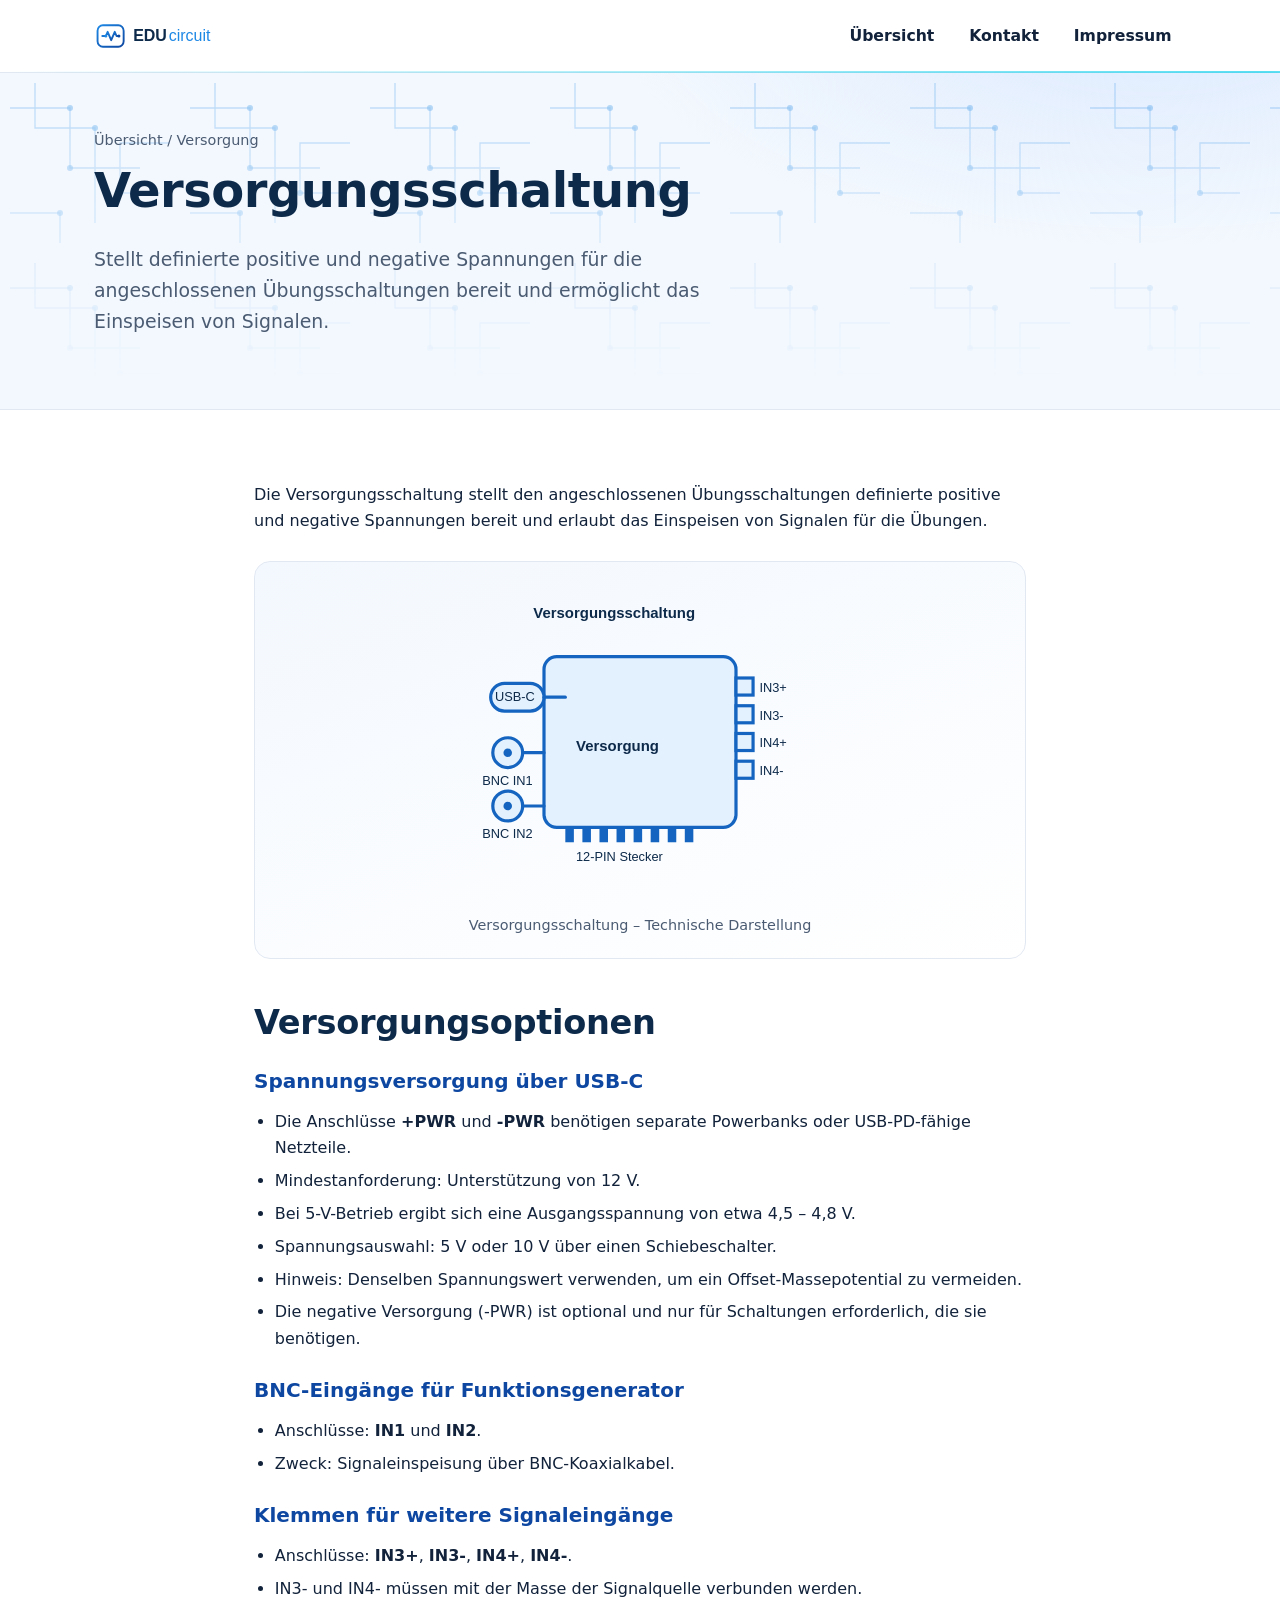
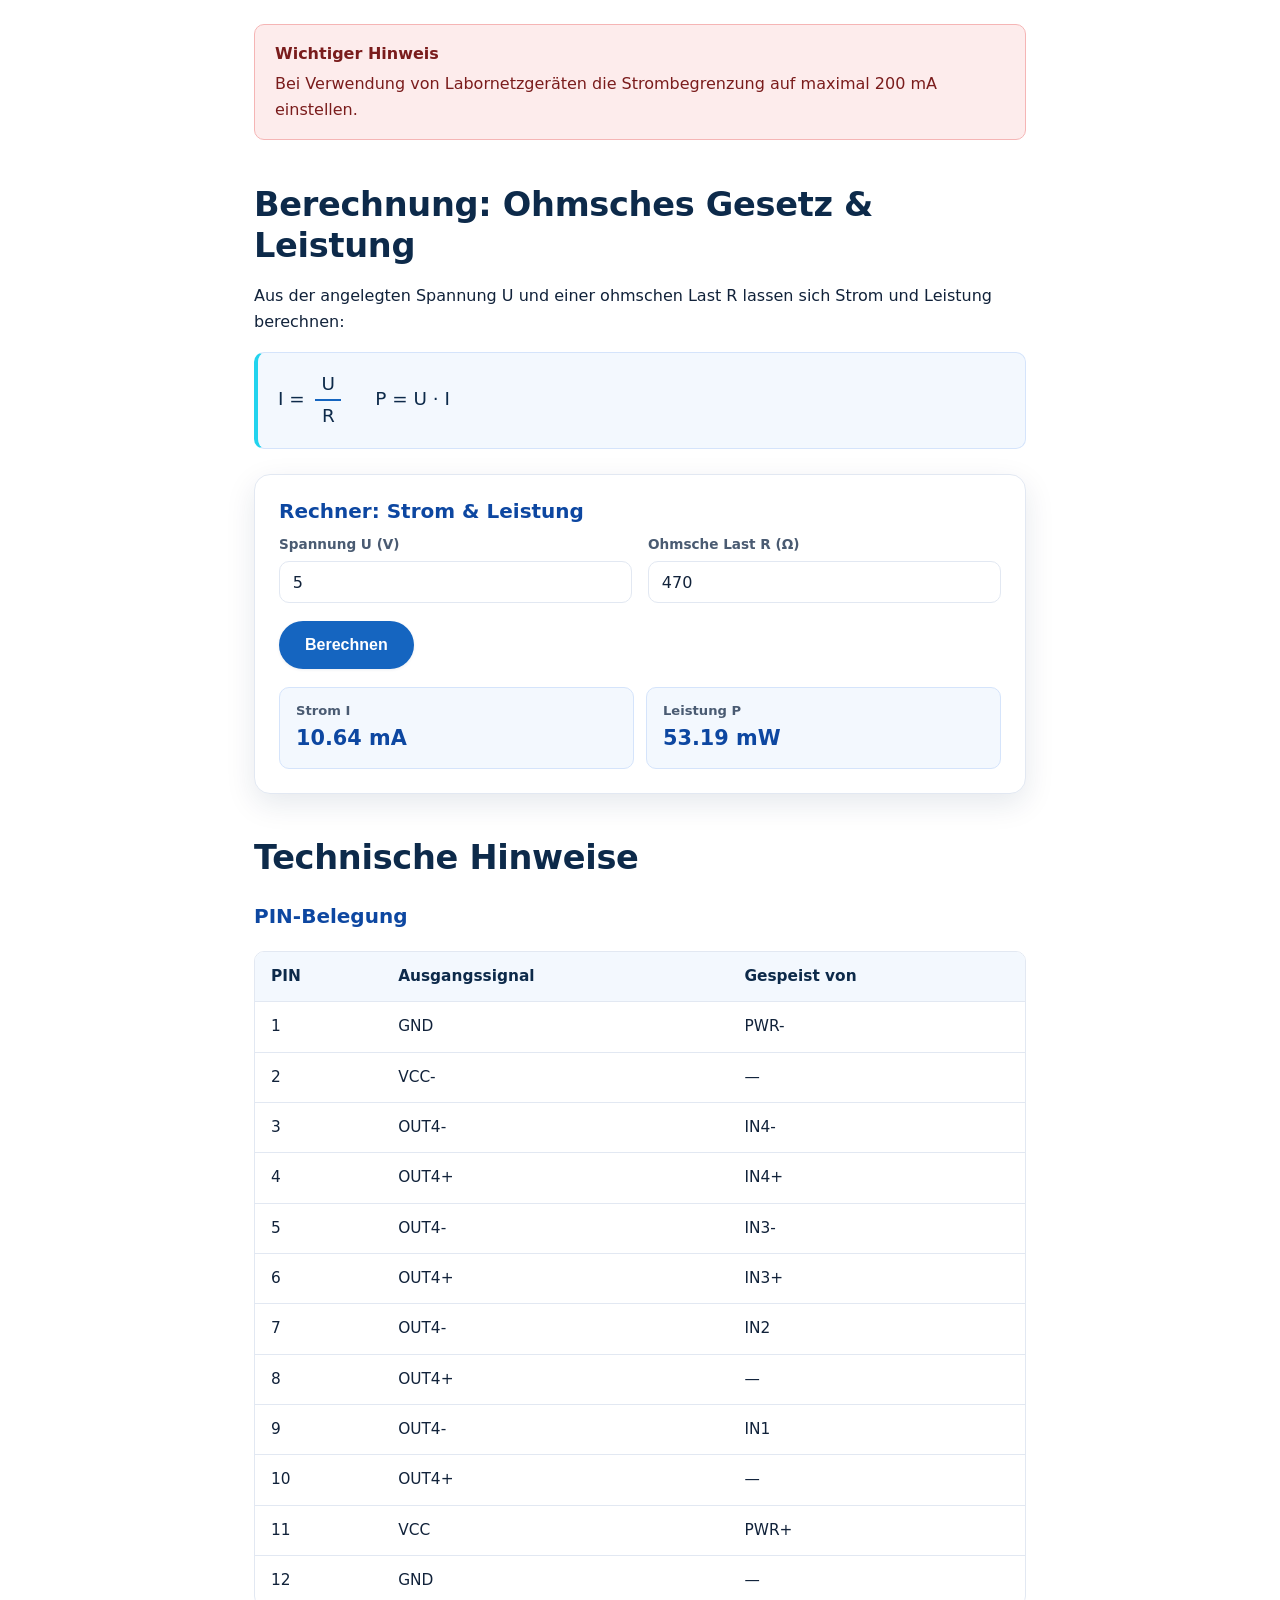
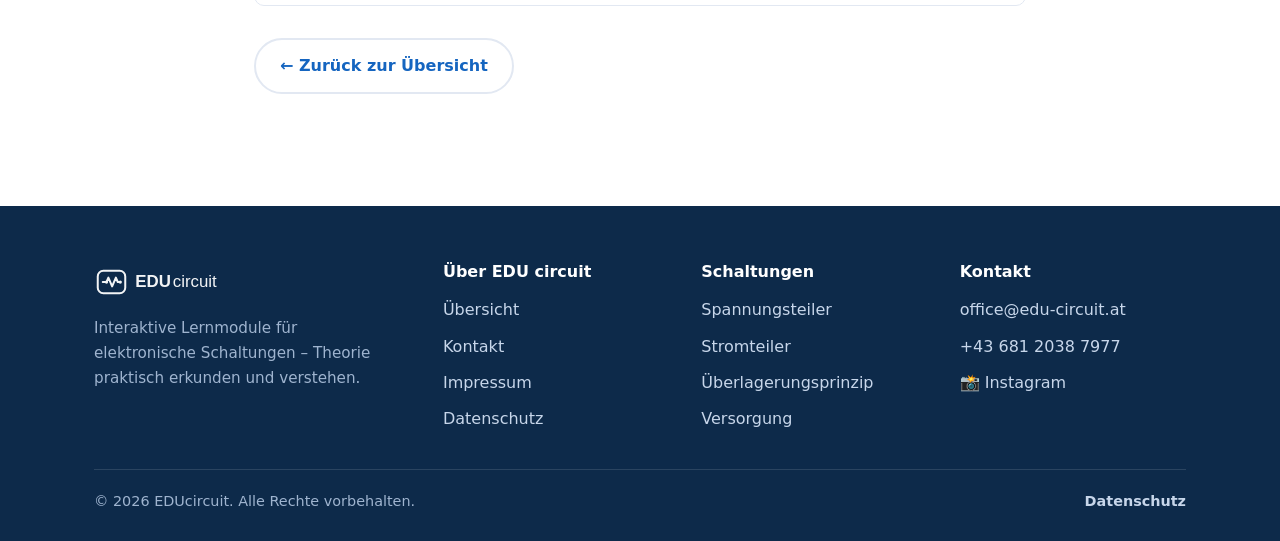
<file: Versorgung.html>
﻿<!DOCTYPE html>
<html lang="de">
<head>
  <meta charset="UTF-8">
  <meta name="viewport" content="width=device-width, initial-scale=1.0">
  <title>Versorgung – EDU circuit</title>
  <meta name="description" content="Versorgungsschaltung: Spannungsversorgung über USB-C, BNC-Eingänge für Funktionsgeneratoren, Signaleingänge, Ohmsches Gesetz & Leistung mit Rechner und PIN-Belegung.">
  <link rel="icon" type="image/svg+xml" href="Bilder/EDUcircuit_4c_V2.svg">
  <link rel="stylesheet" href="css/style.css">
</head>
<body>
  <header class="site-header">
    <div class="container nav">
      <a class="brand" href="index.html" aria-label="EDU circuit Startseite">
        <img src="Bilder/EDUcircuit_4c_V2.svg" alt="EDU circuit Logo">
      </a>
      <button class="nav-toggle" aria-label="Menü" aria-expanded="false"><span></span><span></span><span></span></button>
      <ul class="nav-links">
        <li><a href="index.html">Übersicht</a></li>
        <li><a href="kontakt.html">Kontakt</a></li>
        <li><a href="impressum.html">Impressum</a></li>
      </ul>
    </div>
  </header>

  <div class="page-head">
    <div class="container">
      <div class="breadcrumb"><a href="index.html">Übersicht</a> / Versorgung</div>
      <h1>Versorgungsschaltung</h1>
      <p class="lead">Stellt definierte positive und negative Spannungen für die angeschlossenen Übungsschaltungen bereit und ermöglicht das Einspeisen von Signalen.</p>
    </div>
  </div>

  <main class="section">
    <div class="container article">

      <p>Die Versorgungsschaltung stellt den angeschlossenen Übungsschaltungen definierte positive und negative Spannungen bereit und erlaubt das Einspeisen von Signalen für die Übungen.</p>

      <figure class="figure">
        <img src="Bilder/Neu/Versorgung.svg" alt="Versorgungsschaltung – Technische Darstellung">
        <figcaption>Versorgungsschaltung – Technische Darstellung</figcaption>
      </figure>

      <h2>Versorgungsoptionen</h2>

      <h3>Spannungsversorgung über USB-C</h3>
      <ul>
        <li>Die Anschlüsse <strong>+PWR</strong> und <strong>-PWR</strong> benötigen separate Powerbanks oder USB-PD-fähige Netzteile.</li>
        <li>Mindestanforderung: Unterstützung von 12 V.</li>
        <li>Bei 5-V-Betrieb ergibt sich eine Ausgangsspannung von etwa 4,5 – 4,8 V.</li>
        <li>Spannungsauswahl: 5 V oder 10 V über einen Schiebeschalter.</li>
        <li>Hinweis: Denselben Spannungswert verwenden, um ein Offset-Massepotential zu vermeiden.</li>
        <li>Die negative Versorgung (-PWR) ist optional und nur für Schaltungen erforderlich, die sie benötigen.</li>
      </ul>

      <h3>BNC-Eingänge für Funktionsgenerator</h3>
      <ul>
        <li>Anschlüsse: <strong>IN1</strong> und <strong>IN2</strong>.</li>
        <li>Zweck: Signaleinspeisung über BNC-Koaxialkabel.</li>
      </ul>

      <h3>Klemmen für weitere Signaleingänge</h3>
      <ul>
        <li>Anschlüsse: <strong>IN3+</strong>, <strong>IN3-</strong>, <strong>IN4+</strong>, <strong>IN4-</strong>.</li>
        <li>IN3- und IN4- müssen mit der Masse der Signalquelle verbunden werden.</li>
      </ul>

      <div class="callout callout--warn">
        <strong>Wichtiger Hinweis</strong>
        Bei Verwendung von Labornetzgeräten die Strombegrenzung auf maximal 200 mA einstellen.
      </div>

      <h2>Berechnung: Ohmsches Gesetz &amp; Leistung</h2>
      <p>Aus der angelegten Spannung U und einer ohmschen Last R lassen sich Strom und Leistung berechnen:</p>
      <div class="formula">I = <span class="frac"><span class="num">U</span><span class="den">R</span></span> &nbsp;&nbsp;&nbsp; P = U · I</div>

      <div class="calc">
        <h3>Rechner: Strom &amp; Leistung</h3>
        <div class="calc-grid">
          <div class="field"><label for="ver_u">Spannung U (V)</label><input id="ver_u" type="number" value="5" step="any"></div>
          <div class="field"><label for="ver_r">Ohmsche Last R (Ω)</label><input id="ver_r" type="number" value="470" step="any"></div>
        </div>
        <button class="btn btn--primary" id="calcVer" type="button">Berechnen</button>
        <div class="results">
          <div class="result"><div class="k">Strom I</div><div class="v" id="ver_i">–</div></div>
          <div class="result"><div class="k">Leistung P</div><div class="v" id="ver_p">–</div></div>
        </div>
      </div>

      <h2>Technische Hinweise</h2>
      <h3>PIN-Belegung</h3>
      <div class="table-wrap">
        <table>
          <thead><tr><th>PIN</th><th>Ausgangssignal</th><th>Gespeist von</th></tr></thead>
          <tbody>
            <tr><td>1</td><td>GND</td><td>PWR-</td></tr>
            <tr><td>2</td><td>VCC-</td><td>—</td></tr>
            <tr><td>3</td><td>OUT4-</td><td>IN4-</td></tr>
            <tr><td>4</td><td>OUT4+</td><td>IN4+</td></tr>
            <tr><td>5</td><td>OUT4-</td><td>IN3-</td></tr>
            <tr><td>6</td><td>OUT4+</td><td>IN3+</td></tr>
            <tr><td>7</td><td>OUT4-</td><td>IN2</td></tr>
            <tr><td>8</td><td>OUT4+</td><td>—</td></tr>
            <tr><td>9</td><td>OUT4-</td><td>IN1</td></tr>
            <tr><td>10</td><td>OUT4+</td><td>—</td></tr>
            <tr><td>11</td><td>VCC</td><td>PWR+</td></tr>
            <tr><td>12</td><td>GND</td><td>—</td></tr>
          </tbody>
        </table>
      </div>

      <p style="margin-top:2rem"><a class="btn btn--ghost" href="index.html">← Zurück zur Übersicht</a></p>
    </div>
  </main>

  <footer class="site-footer">
    <div class="container">
      <div class="footer-grid">
        <div class="footer-brand">
          <img src="Bilder/EDUcircuit_4c_V2.svg" alt="EDU circuit Logo">
          <p>Interaktive Lernmodule für elektronische Schaltungen – Theorie praktisch erkunden und verstehen.</p>
        </div>
        <div>
          <h4>Über EDU circuit</h4>
          <ul class="footer-links">
            <li><a href="index.html">Übersicht</a></li>
            <li><a href="kontakt.html">Kontakt</a></li>
            <li><a href="impressum.html">Impressum</a></li>
            <li><a href="datenschutz.html">Datenschutz</a></li>
          </ul>
        </div>
        <div>
          <h4>Schaltungen</h4>
          <ul class="footer-links">
            <li><a href="Spannungsteiler.html">Spannungsteiler</a></li>
            <li><a href="Stromteiler.html">Stromteiler</a></li>
            <li><a href="Ueberlagerungsprinzip.html">Überlagerungsprinzip</a></li>
            <li><a href="Versorgung.html">Versorgung</a></li>
          </ul>
        </div>
        <div>
          <h4>Kontakt</h4>
          <ul class="footer-links">
            <li><a href="mailto:office@edu-circuit.at">office@edu-circuit.at</a></li>
            <li><a href="tel:+4368120387977">+43 681 2038 7977</a></li>
            <li><a href="https://www.instagram.com/edu_circuit.at" target="_blank" rel="noopener">📸 Instagram</a></li>
          </ul>
        </div>
      </div>
      <div class="footer-bottom">
        <span>© <span data-year>2025</span> EDUcircuit. Alle Rechte vorbehalten.</span>
        <a href="datenschutz.html">Datenschutz</a>
      </div>
    </div>
  </footer>

  <script src="js/main.js"></script>
</body>
</html>
</file>
<file: css/style.css>
/* ===================================================================
   EDU circuit — Design System
   =================================================================== */
:root {
  --blue-900: #0d2a4a;
  --blue-800: #0d47a1;
  --blue-700: #1565c0;
  --blue-600: #1e88e5;
  --blue-100: #e3f0fd;
  --blue-050: #f3f8fe;

  --ink: #11223a;
  --ink-soft: #4a5b72;
  --line: #e2e8f2;
  --bg: #ffffff;
  --bg-alt: #f6f9fd;

  --ok: #2e7d32;
  --warn: #c62828;

  --radius: 16px;
  --radius-sm: 10px;
  --shadow-sm: 0 1px 3px rgba(13, 42, 74, .08);
  --shadow: 0 10px 30px rgba(13, 42, 74, .10);
  --shadow-lg: 0 20px 50px rgba(13, 42, 74, .16);

  --maxw: 1140px;
  --font: "Segoe UI", system-ui, -apple-system, Roboto, Helvetica, Arial, sans-serif;
}

* { box-sizing: border-box; }
html { scroll-behavior: smooth; }
body {
  margin: 0;
  font-family: var(--font);
  color: var(--ink);
  background: var(--bg);
  line-height: 1.65;
  -webkit-font-smoothing: antialiased;
}
img, svg { max-width: 100%; display: block; }
a { color: var(--blue-700); text-decoration: none; transition: color .15s; }
a:hover { color: var(--blue-600); }
h1, h2, h3, h4 { color: var(--blue-900); line-height: 1.2; margin: 0 0 .5em; }
h1 { font-size: clamp(2rem, 4vw, 3rem); font-weight: 800; letter-spacing: -.5px; }
h2 { font-size: clamp(1.5rem, 3vw, 2.1rem); font-weight: 800; letter-spacing: -.3px; }
h3 { font-size: 1.25rem; font-weight: 700; }
p { margin: 0 0 1rem; }

.container { width: 100%; max-width: var(--maxw); margin: 0 auto; padding: 0 24px; }
.section { padding: 72px 0; }
.section--alt { background: var(--bg-alt); }
.center { text-align: center; }
.lead { font-size: 1.18rem; color: var(--ink-soft); max-width: 680px; }
.center .lead { margin-left: auto; margin-right: auto; }
.eyebrow {
  display: inline-block; font-size: .8rem; font-weight: 700; letter-spacing: 1.5px;
  text-transform: uppercase; color: var(--blue-600); margin-bottom: .6rem;
}

/* ---------- Buttons ---------- */
.btn {
  display: inline-flex; align-items: center; gap: .5rem;
  padding: .8rem 1.5rem; border-radius: 999px; font-weight: 600; font-size: 1rem;
  cursor: pointer; border: 2px solid transparent; transition: all .18s; white-space: nowrap;
}
.btn--primary { background: var(--blue-700); color: #fff; box-shadow: var(--shadow-sm); }
.btn--primary:hover { background: var(--blue-800); color: #fff; transform: translateY(-2px); box-shadow: var(--shadow); }
.btn--ghost { background: #fff; color: var(--blue-700); border-color: var(--line); }
.btn--ghost:hover { border-color: var(--blue-600); color: var(--blue-600); transform: translateY(-2px); }

/* ---------- Header ---------- */
.site-header {
  position: sticky; top: 0; z-index: 50; background: rgba(255,255,255,.9);
  backdrop-filter: saturate(180%) blur(12px); border-bottom: 1px solid var(--line);
}
.nav { display: flex; align-items: center; justify-content: space-between; height: 72px; }
.brand { display: flex; align-items: center; }
.brand img { height: 38px; }
.nav-links { display: flex; align-items: center; gap: 6px; list-style: none; margin: 0; padding: 0; }
.nav-links a {
  display: block; padding: .5rem .9rem; border-radius: 8px; color: var(--ink);
  font-weight: 600; font-size: .98rem;
}
.nav-links a:hover { background: var(--blue-050); color: var(--blue-700); }
.nav-links a.active { color: var(--blue-700); }
.nav-toggle {
  display: none; background: none; border: 0; cursor: pointer; padding: 8px; width: 44px; height: 44px;
}
.nav-toggle span { display: block; width: 24px; height: 2.5px; background: var(--blue-900); margin: 5px auto; border-radius: 2px; transition: .25s; }
.nav-toggle.open span:nth-child(1) { transform: translateY(7.5px) rotate(45deg); }
.nav-toggle.open span:nth-child(2) { opacity: 0; }
.nav-toggle.open span:nth-child(3) { transform: translateY(-7.5px) rotate(-45deg); }

/* ---------- Hero ---------- */
.hero {
  position: relative; overflow: hidden;
  background: radial-gradient(1200px 500px at 80% -10%, #dceafe 0, transparent 60%),
              linear-gradient(180deg, var(--blue-050), #fff);
  padding: 84px 0 64px;
}
.hero-grid { display: grid; grid-template-columns: 1.1fr .9fr; gap: 48px; align-items: center; }
.hero h1 span { color: var(--blue-700); }
.hero-cta { display: flex; gap: 14px; flex-wrap: wrap; margin-top: 1.6rem; }
.hero-art {
  background: #fff; border: 1px solid var(--line); border-radius: var(--radius);
  box-shadow: var(--shadow-lg); padding: 22px;
}
.hero-art svg { width: 100%; height: auto; }

/* ---------- Cards grid ---------- */
.grid { display: grid; gap: 24px; }
.grid--4 { grid-template-columns: repeat(4, 1fr); }
.grid--3 { grid-template-columns: repeat(3, 1fr); }
.grid--2 { grid-template-columns: repeat(2, 1fr); }

.card {
  position: relative; background: #fff; border: 1px solid var(--line);
  border-radius: var(--radius); overflow: hidden; transition: transform .2s, box-shadow .2s, border-color .2s;
  display: flex; flex-direction: column;
}
.card:hover { transform: translateY(-6px); box-shadow: var(--shadow-lg); border-color: #cfe0fb; }
.card-thumb { background: linear-gradient(160deg, var(--blue-050), #fff); padding: 18px; border-bottom: 1px solid var(--line); }
.card-thumb svg { width: 100%; height: 150px; }
.card-body { padding: 20px 22px 24px; display: flex; flex-direction: column; flex: 1; }
.card-body h3 { margin-bottom: .35rem; }
.card-body p { color: var(--ink-soft); font-size: .96rem; margin-bottom: 1rem; flex: 1; }
.card-link { font-weight: 700; color: var(--blue-700); display: inline-flex; align-items: center; gap: .35rem; }
.card-link::after { content: "→"; transition: transform .18s; }
.card:hover .card-link::after { transform: translateX(4px); }

/* ---------- Feature / about ---------- */
.feature-list { list-style: none; padding: 0; margin: 1.2rem 0 0; display: grid; gap: 14px; }
.feature-list li { display: flex; gap: 12px; align-items: flex-start; }
.feature-list .dot {
  flex: none; width: 26px; height: 26px; border-radius: 50%; background: var(--blue-100);
  color: var(--blue-700); display: grid; place-items: center; font-weight: 800; font-size: .9rem; margin-top: 2px;
}

/* ---------- Page header (subpages) ---------- */
.page-head {
  background: radial-gradient(900px 400px at 90% -20%, #dceafe 0, transparent 60%), var(--blue-050);
  border-bottom: 1px solid var(--line); padding: 56px 0;
}
.breadcrumb { font-size: .9rem; color: var(--ink-soft); margin-bottom: .6rem; }
.breadcrumb a { color: var(--ink-soft); }
.breadcrumb a:hover { color: var(--blue-700); }

/* ---------- Content / article ---------- */
.article { max-width: 820px; }
.article h2 { margin-top: 2.4rem; padding-top: .4rem; }
.article h3 { margin-top: 1.6rem; color: var(--blue-800); }
.article ul, .article ol { padding-left: 1.3rem; }
.article li { margin-bottom: .4rem; }

.figure { margin: 1.6rem 0; background: linear-gradient(160deg, var(--blue-050), #fff); border: 1px solid var(--line); border-radius: var(--radius); padding: 20px; }
.figure svg, .figure img { margin: 0 auto; max-height: 320px; }
.figure figcaption { text-align: center; color: var(--ink-soft); font-size: .9rem; margin-top: 12px; }

/* ---------- Formula box ---------- */
.formula {
  background: var(--blue-050); border: 1px solid #d5e4fb; border-left: 4px solid var(--blue-600);
  border-radius: var(--radius-sm); padding: 16px 20px; margin: 1rem 0; overflow-x: auto;
  font-size: 1.15rem; color: var(--blue-900);
}
.formula .frac { display: inline-flex; flex-direction: column; vertical-align: middle; text-align: center; margin: 0 .25em; }
.formula .frac .num { border-bottom: 2px solid var(--blue-700); padding: 0 .35em; }
.formula .frac .den { padding: 0 .35em; }
sub, sup { font-size: .72em; }

/* ---------- Callout ---------- */
.callout { border-radius: var(--radius-sm); padding: 16px 20px; margin: 1.4rem 0; border: 1px solid; }
.callout--info { background: var(--blue-050); border-color: #cfe0fb; }
.callout--warn { background: #fdecec; border-color: #f5b5b5; color: #7a1c1c; }
.callout strong { display: block; margin-bottom: .2rem; }

/* ---------- Tables ---------- */
.table-wrap { overflow-x: auto; margin: 1.4rem 0; border: 1px solid var(--line); border-radius: var(--radius-sm); }
table { width: 100%; border-collapse: collapse; font-size: .96rem; }
th, td { text-align: left; padding: 12px 16px; border-bottom: 1px solid var(--line); }
thead th { background: var(--blue-050); color: var(--blue-900); font-weight: 700; }
tbody tr:last-child td { border-bottom: 0; }
tbody tr:hover { background: var(--blue-050); }

/* ---------- Calculator ---------- */
.calc {
  background: #fff; border: 1px solid var(--line); border-radius: var(--radius);
  box-shadow: var(--shadow); padding: 24px; margin: 1.6rem 0;
}
.calc h3 { margin-top: 0; }
.calc-grid { display: grid; grid-template-columns: repeat(auto-fit, minmax(150px, 1fr)); gap: 16px; }
.field label { display: block; font-size: .85rem; font-weight: 600; color: var(--ink-soft); margin-bottom: 6px; }
.field input {
  width: 100%; padding: .65rem .8rem; border: 1.5px solid var(--line); border-radius: var(--radius-sm);
  font-size: 1rem; font-family: var(--font); color: var(--ink); transition: border-color .15s, box-shadow .15s;
}
.field input:focus { outline: none; border-color: var(--blue-600); box-shadow: 0 0 0 3px rgba(30,136,229,.15); }
.calc .btn { margin-top: 18px; }
.results { margin-top: 18px; display: grid; grid-template-columns: repeat(auto-fit, minmax(150px, 1fr)); gap: 12px; }
.result {
  background: var(--blue-050); border: 1px solid #d5e4fb; border-radius: var(--radius-sm);
  padding: 12px 16px;
}
.result .k { font-size: .82rem; color: var(--ink-soft); font-weight: 600; }
.result .v { font-size: 1.3rem; font-weight: 800; color: var(--blue-800); }

/* ---------- Contact cards ---------- */
.contact-grid { display: grid; grid-template-columns: repeat(auto-fit, minmax(220px, 1fr)); gap: 20px; }
.contact-card { background: #fff; border: 1px solid var(--line); border-radius: var(--radius); padding: 24px; box-shadow: var(--shadow-sm); transition: transform .18s, box-shadow .18s; }
.contact-card:hover { transform: translateY(-4px); box-shadow: var(--shadow); }
.contact-card .ico { font-size: 1.8rem; margin-bottom: 10px; }
.contact-card .k { font-size: .82rem; text-transform: uppercase; letter-spacing: 1px; color: var(--ink-soft); font-weight: 700; }
.contact-card .v { font-size: 1.1rem; font-weight: 700; color: var(--blue-900); }

/* ---------- Footer ---------- */
.site-footer { background: var(--blue-900); color: #c7d6ea; padding: 56px 0 28px; margin-top: 24px; }
.site-footer h4 { color: #fff; font-size: 1rem; margin-bottom: 1rem; }
.footer-grid { display: grid; grid-template-columns: 1.4fr 1fr 1fr 1fr; gap: 32px; }
.site-footer a { color: #c7d6ea; }
.site-footer a:hover { color: #fff; }
.footer-links { list-style: none; padding: 0; margin: 0; display: grid; gap: 10px; }
.footer-brand img { height: 40px; filter: brightness(0) invert(1); opacity: .95; margin-bottom: 14px; }
.footer-brand p { color: #9fb4cf; font-size: .95rem; max-width: 280px; }
.footer-bottom { border-top: 1px solid rgba(255,255,255,.12); margin-top: 36px; padding-top: 20px; display: flex; justify-content: space-between; flex-wrap: wrap; gap: 12px; font-size: .9rem; color: #9fb4cf; }
.footer-bottom a { font-weight: 600; }

/* ---------- Reveal animation ---------- */
.reveal {
  opacity: 0; transform: translateY(26px);
  transition: opacity .7s cubic-bezier(.22,.61,.36,1), transform .7s cubic-bezier(.22,.61,.36,1);
  will-change: opacity, transform;
}
.reveal.in { opacity: 1; transform: none; }

/* ---------- Scroll-Fortschrittsbalken ---------- */
.scroll-progress {
  position: fixed; top: 0; left: 0; height: 3px; width: 0;
  background: linear-gradient(90deg, var(--blue-600), var(--blue-800));
  z-index: 100; border-radius: 0 3px 3px 0; transition: width .08s linear;
  box-shadow: 0 0 8px rgba(30,136,229,.5);
}

/* ---------- Header-Schatten beim Scrollen ---------- */
.site-header { transition: box-shadow .25s, background .25s; }
.site-header.scrolled { box-shadow: 0 6px 24px rgba(13,42,74,.10); background: rgba(255,255,255,.96); }

/* ---------- „Nach oben“-Button ---------- */
.to-top {
  position: fixed; right: 22px; bottom: 22px; z-index: 90;
  width: 48px; height: 48px; border-radius: 50%; border: 0; cursor: pointer;
  background: var(--blue-700); color: #fff; font-size: 1.4rem; line-height: 1;
  box-shadow: var(--shadow); opacity: 0; transform: translateY(16px) scale(.85);
  pointer-events: none; transition: opacity .25s, transform .25s, background .2s;
}
.to-top.show { opacity: 1; transform: none; pointer-events: auto; }
.to-top:hover { background: var(--blue-800); transform: translateY(-3px); }

/* ---------- Feinschliff: sanftes Schweben der Hero-Grafik ---------- */
@keyframes floaty { 0%,100% { transform: translateY(0); } 50% { transform: translateY(-10px); } }
.hero-art { animation: floaty 6s ease-in-out infinite; }

/* dezenter Glanz auf Karten beim Hover */
.card-thumb img, .card-thumb svg { transition: transform .35s ease; }
.card:hover .card-thumb img, .card:hover .card-thumb svg { transform: scale(1.05); }

/* Formel-Box hebt sich beim Hover leicht hervor */
.formula { transition: box-shadow .25s, transform .25s; }
.formula:hover { box-shadow: var(--shadow-sm); transform: translateX(2px); }

/* Tabellenzeilen sanft animiert */
tbody tr { transition: background .18s; }

/* ===================================================================
   ELEKTRISCHER LOOK — Leiterbahnen, Neon-Glow & Spannungslinien
   =================================================================== */
:root { --volt: #22d3ee; --volt-soft: #7df0ff; }

/* Leiterbahn-Hintergrund in Hero & Seitenköpfen */
.hero, .page-head { position: relative; overflow: hidden; }
.hero::before, .page-head::before {
  content: ""; position: absolute; inset: 0; pointer-events: none; z-index: 0; opacity: .55;
  background-image: url("data:image/svg+xml,%3Csvg xmlns='http://www.w3.org/2000/svg' width='180' height='180'%3E%3Cg fill='none' stroke='%231e88e5' stroke-width='1.3' opacity='0.5'%3E%3Cpath d='M10 35 H70 V95 H140'/%3E%3Cpath d='M35 10 V55 H95 V150'/%3E%3Cpath d='M170 70 H120 V120 H160'/%3E%3Cpath d='M10 140 H60 V170'/%3E%3C/g%3E%3Cg fill='%231e88e5' opacity='0.6'%3E%3Ccircle cx='70' cy='35' r='3'/%3E%3Ccircle cx='70' cy='95' r='3'/%3E%3Ccircle cx='95' cy='55' r='3'/%3E%3Ccircle cx='120' cy='120' r='3'/%3E%3Ccircle cx='60' cy='140' r='3'/%3E%3C/g%3E%3C/svg%3E");
  background-size: 180px 180px;
  -webkit-mask-image: linear-gradient(180deg, #000 0%, transparent 92%);
  mask-image: linear-gradient(180deg, #000 0%, transparent 92%);
}
.hero > .container, .page-head > .container { position: relative; z-index: 1; }

/* animierte Spannungslinie unter dem Header */
.site-header::after {
  content: ""; position: absolute; left: 0; right: 0; bottom: -1px; height: 2px;
  background: linear-gradient(90deg, transparent, var(--volt) 45%, var(--volt-soft) 50%, var(--volt) 55%, transparent);
  background-size: 220% 100%; animation: voltLine 3.2s linear infinite; opacity: .75;
}
@keyframes voltLine { to { background-position: 220% 0; } }

/* Neon-Glow auf Buttons */
.btn--primary { box-shadow: 0 0 0 rgba(34,211,238,0), var(--shadow-sm); }
.btn--primary:hover { box-shadow: 0 0 20px rgba(34,211,238,.55), var(--shadow); }
.btn--ghost:hover { box-shadow: 0 0 14px rgba(34,211,238,.3); }

/* Logo leuchtet beim Hover */
.brand img { transition: filter .3s; }
.brand:hover img { filter: drop-shadow(0 0 7px rgba(34,211,238,.75)); }

/* elektrische Karten-Hover */
.card { transition: transform .2s, box-shadow .2s, border-color .2s; }
.card:hover { border-color: var(--volt); box-shadow: 0 0 26px rgba(34,211,238,.28), var(--shadow-lg); }
.card-link:hover { color: var(--blue-800); text-shadow: 0 0 9px rgba(34,211,238,.5); }

/* Formel-Box: elektrischer Akzent statt nur Schatten */
.formula { border-left-color: var(--volt); }
.formula:hover { box-shadow: 0 0 18px rgba(34,211,238,.25); transform: translateX(2px); }

/* Scroll-Fortschritt & Nach-oben-Button elektrisch */
.scroll-progress {
  background: linear-gradient(90deg, var(--blue-700), var(--volt));
  box-shadow: 0 0 10px rgba(34,211,238,.7);
}
.to-top { box-shadow: 0 0 16px rgba(34,211,238,.45), var(--shadow); }
.to-top:hover { box-shadow: 0 0 24px rgba(34,211,238,.7), var(--shadow); }

/* Kontaktkarten-Icons elektrisch */
.contact-card:hover { border-color: var(--volt); box-shadow: 0 0 22px rgba(34,211,238,.25); }

/* Hero-Grafik in dezenter Energie-Aura */
.hero-art {
  box-shadow: var(--shadow-lg), 0 0 40px rgba(34,211,238,.18);
  border-color: #cfeefb;
}

@media (prefers-reduced-motion: reduce) {
  .hero-art { animation: none; }
  .site-header::after { animation: none; }
  * { scroll-behavior: auto !important; }
}

/* ---------- Responsive ---------- */
@media (max-width: 980px) {
  .grid--4 { grid-template-columns: repeat(2, 1fr); }
  .footer-grid { grid-template-columns: 1fr 1fr; }
  .hero-grid { grid-template-columns: 1fr; }
  .hero-art { order: -1; max-width: 460px; }
}
@media (max-width: 720px) {
  .nav-toggle { display: block; }
  .nav-links {
    position: absolute; top: 72px; left: 0; right: 0; flex-direction: column; align-items: stretch;
    background: #fff; border-bottom: 1px solid var(--line); padding: 12px 16px; gap: 4px;
    box-shadow: var(--shadow); transform: translateY(-12px); opacity: 0; pointer-events: none; transition: .2s;
  }
  .nav-links.open { transform: none; opacity: 1; pointer-events: auto; }
  .nav-links a { padding: .8rem 1rem; }
  .grid--4, .grid--3, .grid--2 { grid-template-columns: 1fr; }
  .section { padding: 52px 0; }
}
@media (max-width: 520px) {
  .footer-grid { grid-template-columns: 1fr; }
  .hero-cta .btn { width: 100%; justify-content: center; }
}
</file>
